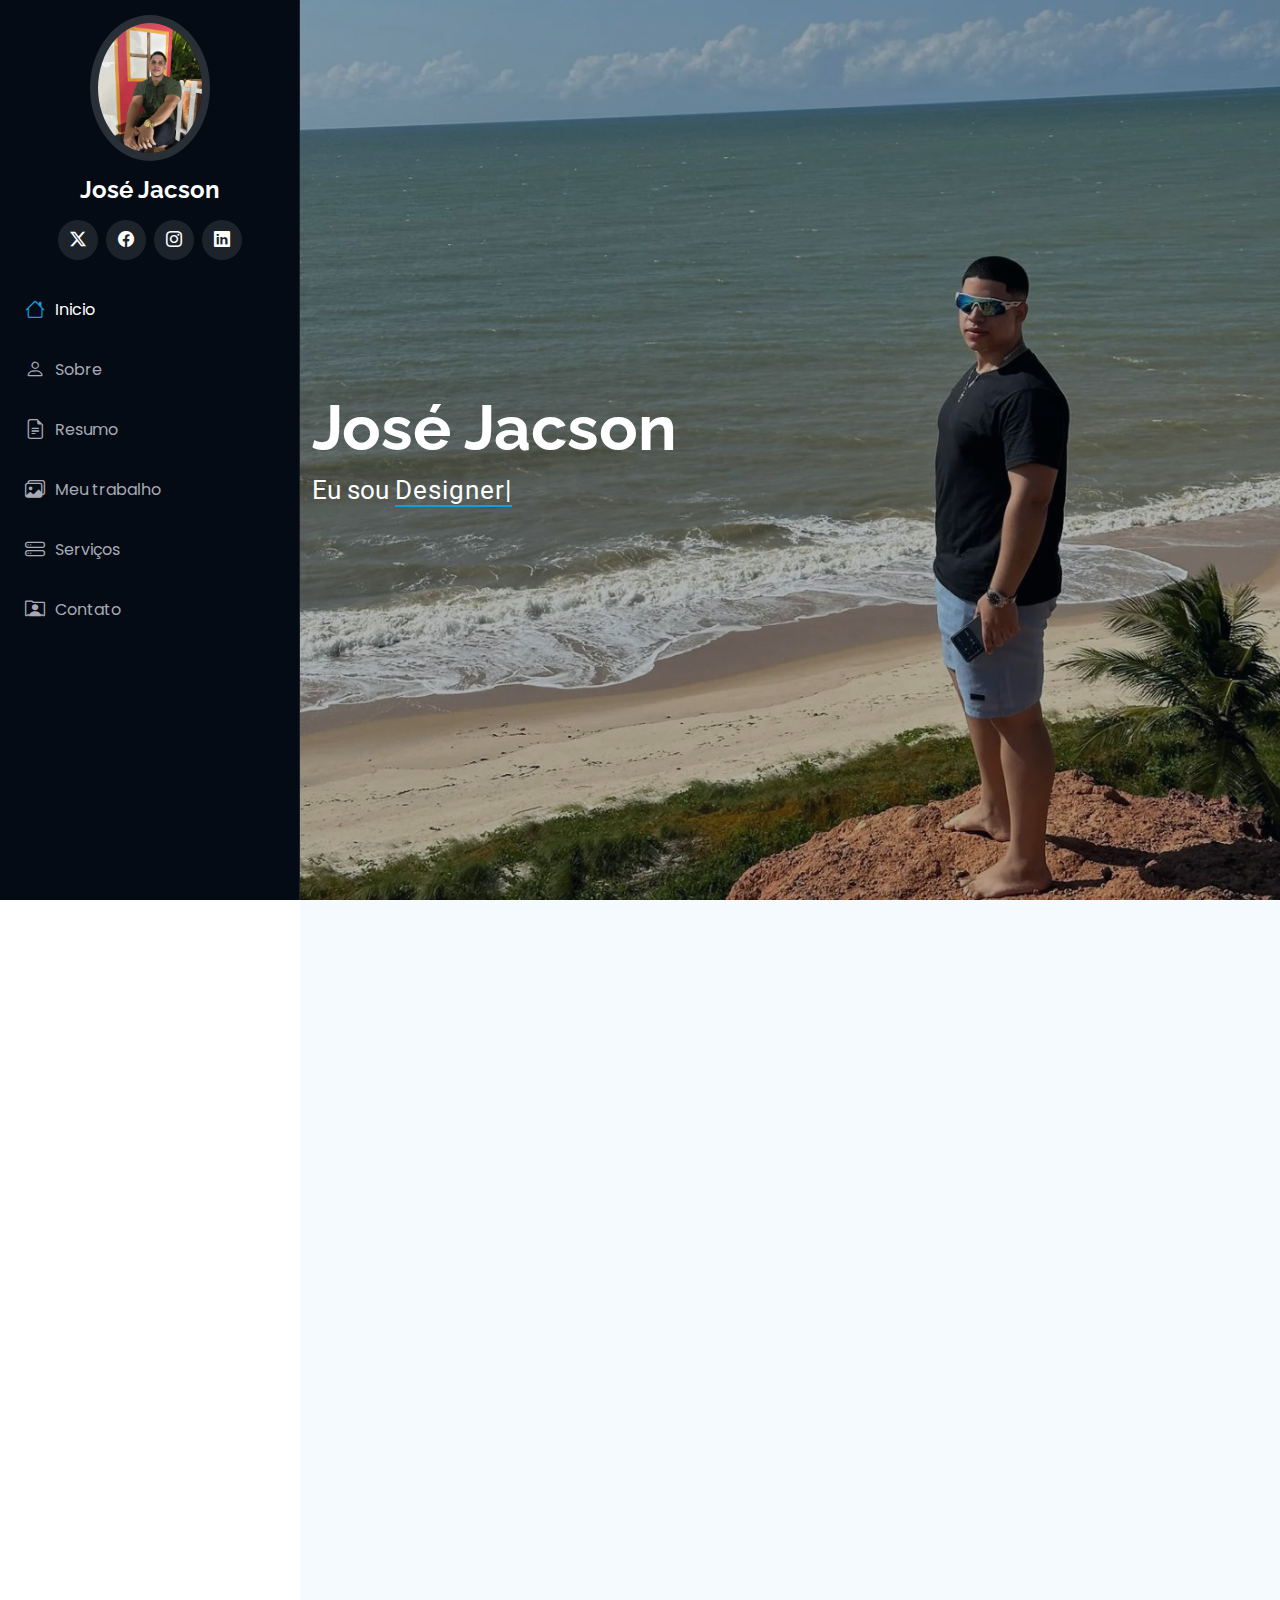
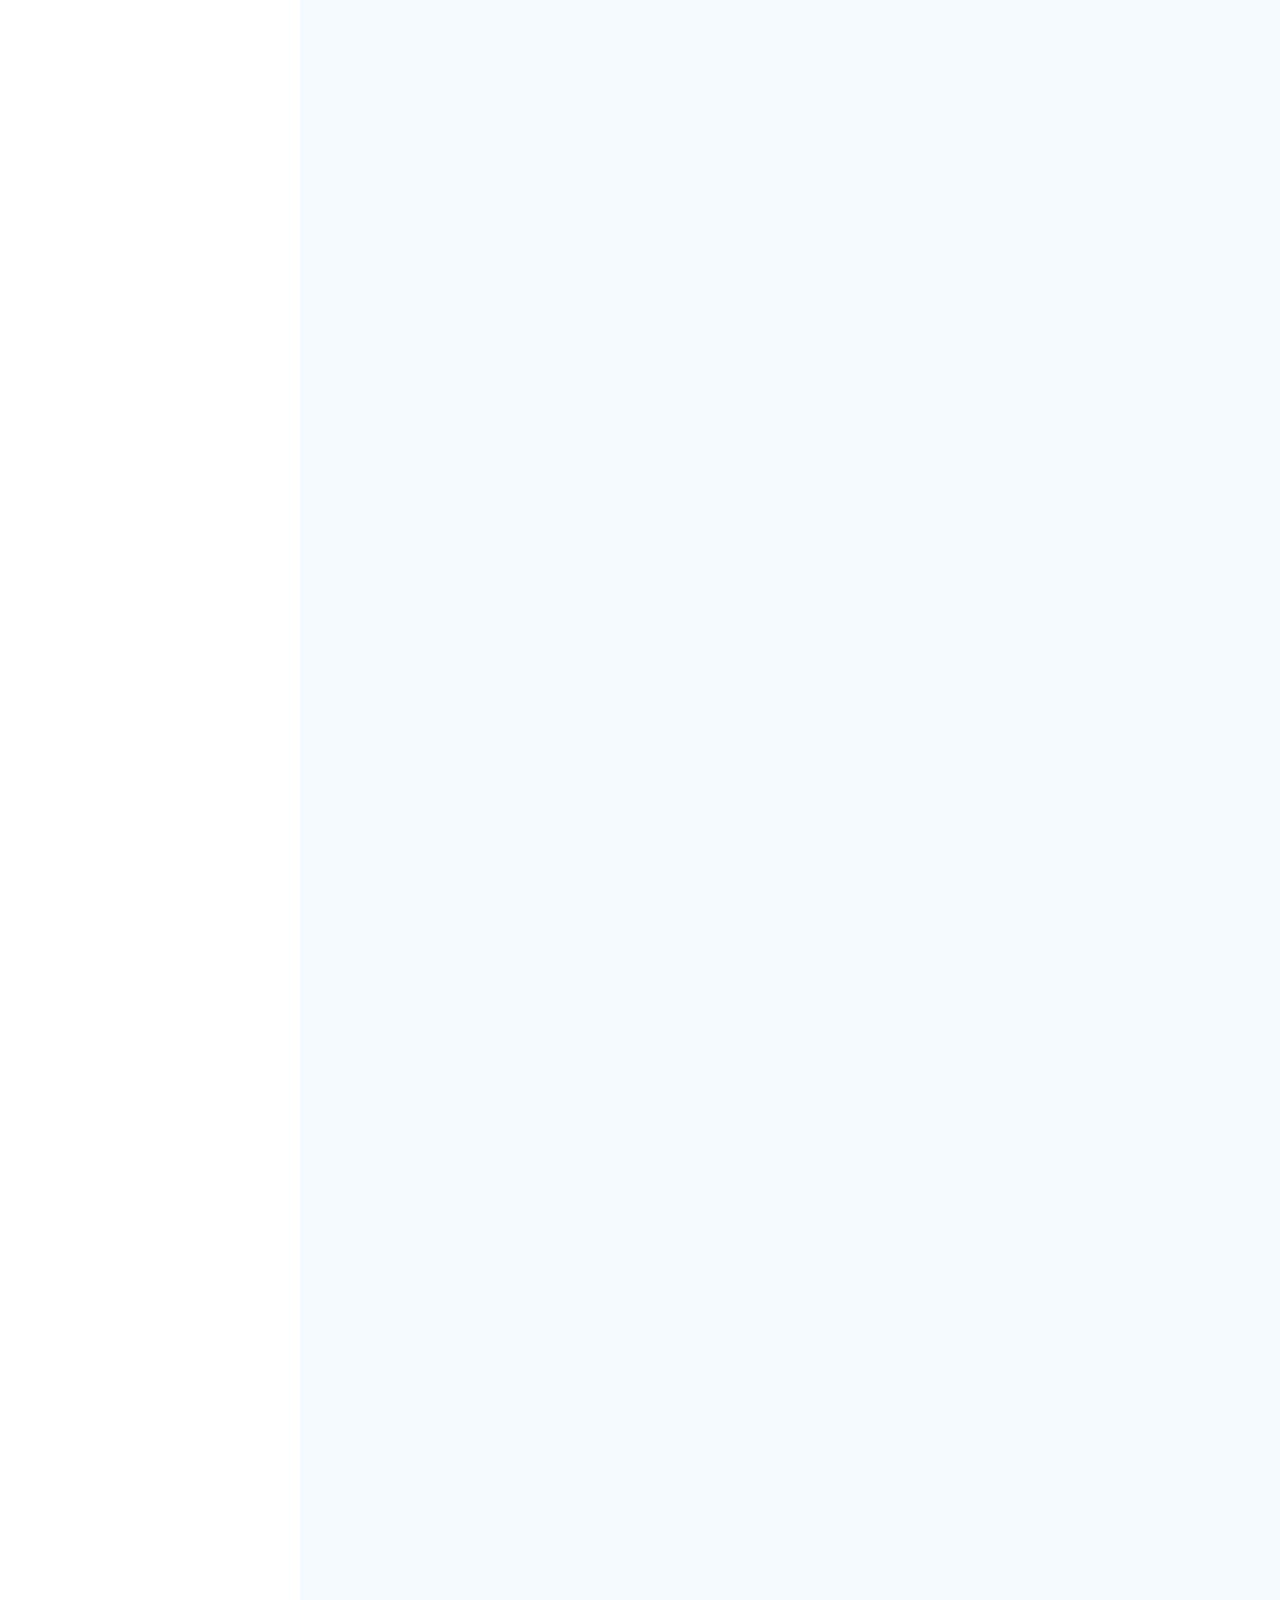
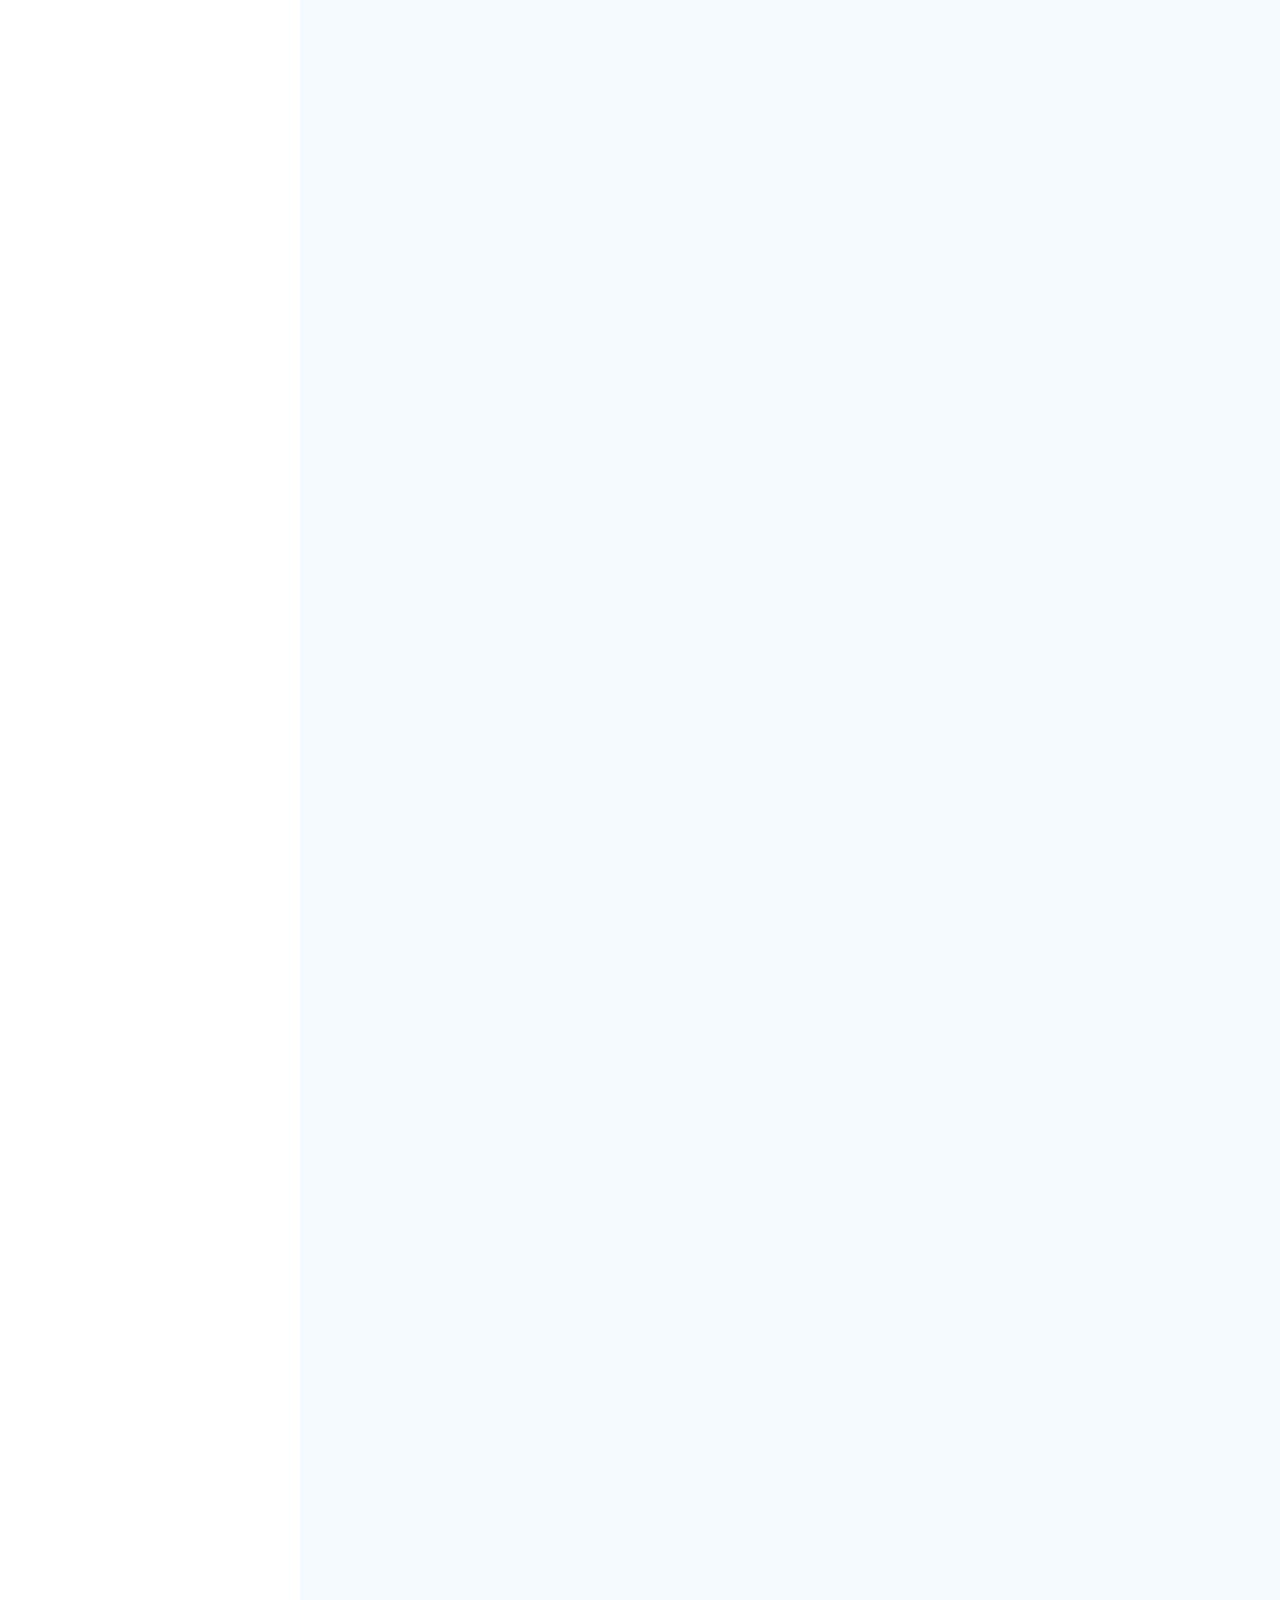
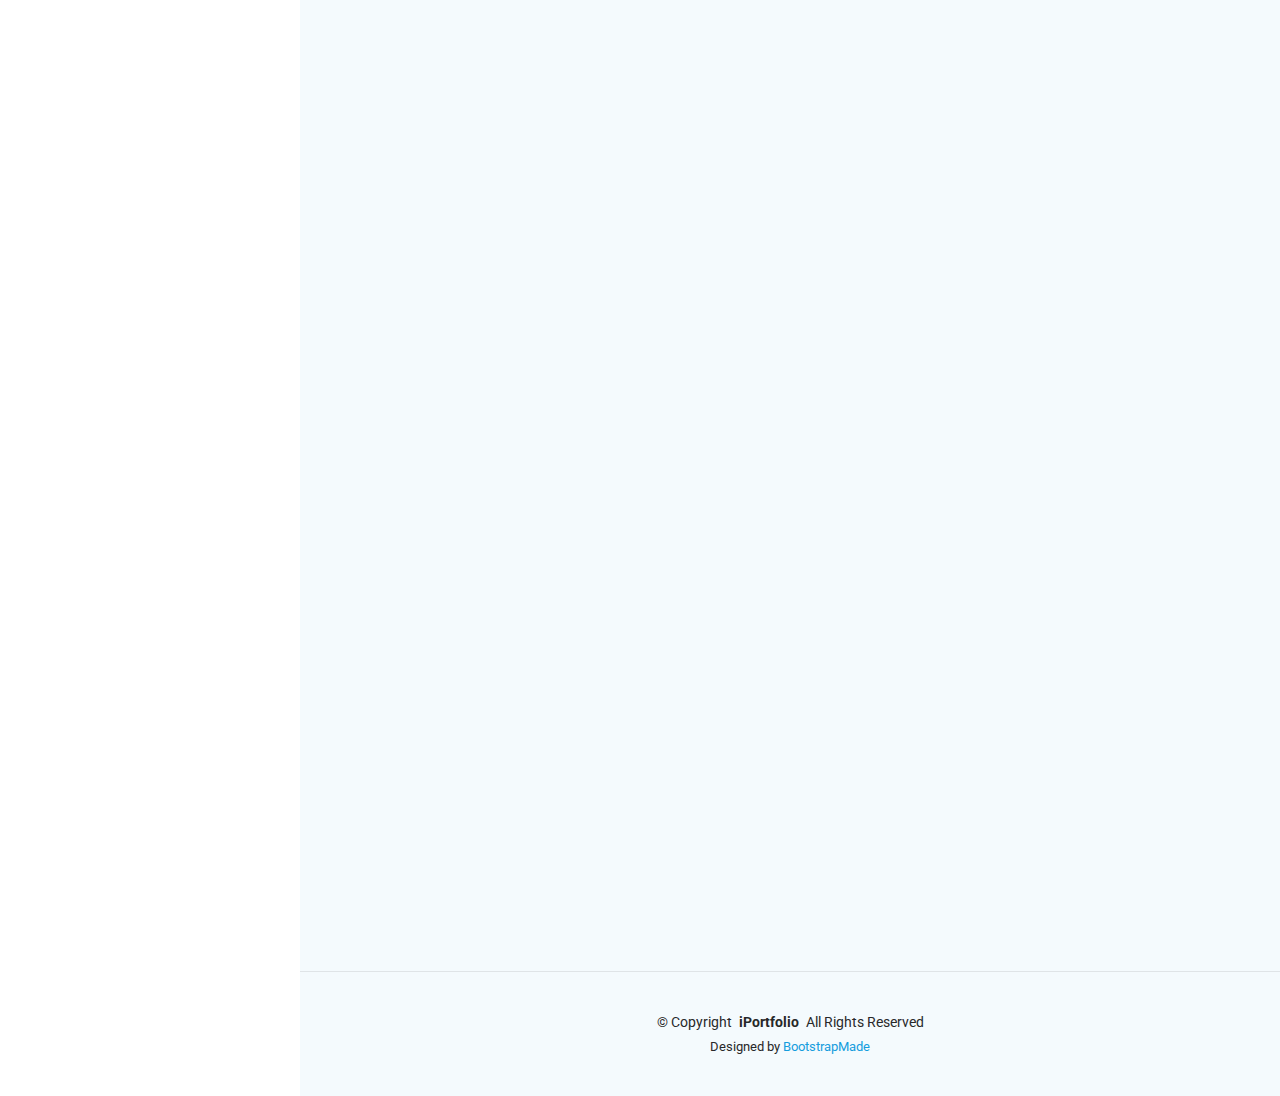
<file: index.html>
<!DOCTYPE html>
<html lang="en">

<head>
  <meta charset="utf-8">
  <meta content="width=device-width, initial-scale=1.0" name="viewport">
  <title>Cherza</title>
  <meta content="" name="description">
  <meta content="" name="keywords">

  <!-- Favicons -->
  <link href="assets/img/favicon-monkey.png" rel="icon">
  <link href="assets/img/apple-touch-icon.png" rel="apple-touch-icon">

  <!-- Fonts -->
  <link href="https://fonts.googleapis.com" rel="preconnect">
  <link href="https://fonts.gstatic.com" rel="preconnect" crossorigin>
  <link href="https://fonts.googleapis.com/css2?family=Roboto:ital,wght@0,100;0,300;0,400;0,500;0,700;0,900;1,100;1,300;1,400;1,500;1,700;1,900&family=Poppins:ital,wght@0,100;0,200;0,300;0,400;0,500;0,600;0,700;0,800;0,900;1,100;1,200;1,300;1,400;1,500;1,600;1,700;1,800;1,900&family=Raleway:ital,wght@0,100;0,200;0,300;0,400;0,500;0,600;0,700;0,800;0,900;1,100;1,200;1,300;1,400;1,500;1,600;1,700;1,800;1,900&display=swap" rel="stylesheet">

  <!-- Vendor CSS Files -->
  <link href="assets/vendor/bootstrap/css/bootstrap.min.css" rel="stylesheet">
  <link href="assets/vendor/bootstrap-icons/bootstrap-icons.css" rel="stylesheet">
  <link href="assets/vendor/aos/aos.css" rel="stylesheet">
  <link href="assets/vendor/glightbox/css/glightbox.min.css" rel="stylesheet">
  <link href="assets/vendor/swiper/swiper-bundle.min.css" rel="stylesheet">

  <!-- Main CSS File -->
  <link href="assets/css/main.css" rel="stylesheet">

  <!-- =======================================================
  * Template Name: iPortfolio
  * Template URL: https://bootstrapmade.com/iportfolio-bootstrap-portfolio-websites-template/
  * Updated: Jun 29 2024 with Bootstrap v5.3.3
  * Author: BootstrapMade.com
  * License: https://bootstrapmade.com/license/
  ======================================================== -->
</head>

<body class="index-page">

  <header id="header" class="header dark-background d-flex flex-column">
    <i class="header-toggle d-xl-none bi bi-list"></i>

    <div class="profile-img">
      <img src="assets/img/my-profile-img.jpg" alt="" class="img-fluid rounded-circle">
    </div>

    <a href="index.html" class="logo d-flex align-items-center justify-content-center">
      <!-- Uncomment the line below if you also wish to use an image logo -->
      <!-- <img src="assets/img/logo.png" alt=""> -->
      <h1 class="sitename">José Jacson</h1>
    </a>

    <div class="social-links text-center">
      <a href="https://x.com/saidebaixopfv" class="twitter"><i class="bi bi-twitter-x"></i></a>
      <a href="https://www.facebook.com/jose.jacson.56/?locale=pt_BR" class="facebook"><i class="bi bi-facebook"></i></a>
      <a href="https://www.instagram.com/josejacson.jj/" class="instagram"><i class="bi bi-instagram"></i></a>
      <a href="https://www.linkedin.com/in/josé-jacson-0b543a212/" class="linkedin"><i class="bi bi-linkedin"></i></a>
    </div>

    <nav id="navmenu" class="navmenu">
      <ul>
        <li><a href="#hero" class="active"><i class="bi bi-house navicon"></i>Inicio</a></li>
        <li><a href="#Sobre"><i class="bi bi-person navicon"></i> Sobre</a></li>
        <li><a href="#resume"><i class="bi bi-file-earmark-text navicon"></i> Resumo</a></li>
        <li><a href="#portfolio"><i class="bi bi-images navicon"></i>Meu trabalho</a></li>
        <li><a href="#services"><i class="bi bi-hdd-stack navicon"></i> Serviços</a></li>
        <li><a href="#contact"><i class="bi bi-person-rolodex navicon"></i>Contato</a></li>

  </header>

  <main class="main">

    <!-- Hero Section -->
    <section id="hero" class="hero section dark-background">

      <img src="assets/img/hero-bg.jpg" alt="" data-aos="fade-in" class="">

      <div class="container" data-aos="fade-up" data-aos-delay="100">
        <h2>José Jacson</h2>
        <p>Eu sou <span class="typed" data-typed-items="Designer, Desenvolvedor, Freelancer,">Designer</span><span class="typed-cursor typed-cursor--blink" aria-hidden="true"></span><span class="typed-cursor typed-cursor--blink" aria-hidden="true"></span></p>
      </div>

    </section><!-- /Hero Section -->

    <!-- Sobre Section -->
    <section id="Sobre" class="Sobre section light-background">

      <!-- Section Title -->
      <div class="container section-title" data-aos="fade-up">
        <h2>Sobre Mim</h2>
        <p>Olá! Meu nome é José Jacson, tenho 22 anos e sou estudante de Análise e Desenvolvimento de Sistemas (ADS). Desde cedo, desenvolvi uma paixão pela tecnologia e pela resolução de problemas, o que me levou a seguir carreira na área de TI.

          Atualmente, estou trabalhando em projetos de desenvolvimento web e aprimorando minhas habilidades em design e programação. Já criei um site profissional para divulgar meu trabalho com caminhão munck, onde integrei meus conhecimentos técnicos com a experiência prática do dia a dia.
          
          Meu objetivo é continuar evoluindo como desenvolvedor, explorando novas tecnologias e criando soluções que façam a diferença. Se você quiser saber mais sobre meus projetos ou trocar ideias, sinta-se à vontade para entrar em contato!
          
          </p>
      </div><!-- End Section Title -->

      <div class="container" data-aos="fade-up" data-aos-delay="100">

        <div class="row gy-4 justify-content-center">
          <div class="col-lg-4">
            <img src="assets/img/my-profile-img.jpg" class="img-fluid" alt="">
          </div>
          <div class="col-lg-8 content">
            <h2>UI/UX Designer &amp; Web Developer.</h2>
            <br>
            <div class="row">
              <div class="col-lg-6">
                <ul>
                  <li><i class="bi bi-chevron-right"></i> <strong>Aniversário:</strong> <span>8 Fevereiro</span></li>
                  <li><i class="bi bi-chevron-right"></i> <strong>Website:</strong><a href="https://cherza.github.io/Munck/"><span> Munck</span></a> / <a href="https://cherza.github.io/GUSTAFF-RELOJOARIA/relogios.html"><span>Relogios</span></li></a>
                  <li><i class="bi bi-chevron-right"></i> <strong>Celular:</strong> <span>+55 81993712909</span></li>
                  <li><i class="bi bi-chevron-right"></i> <strong>Cidade:</strong> <span>Igarassu, PE</span></li>
                </ul>
              </div>
              <div class="col-lg-6">
                <ul>
                  <li><i class="bi bi-chevron-right"></i> <strong>Idade:</strong> <span>22</span></li>
                  <li><i class="bi bi-chevron-right"></i> <strong>Grau:</strong> <span>Iniciante</span></li>
                  <li><i class="bi bi-chevron-right"></i> <strong>Email:</strong> <span>contatojacson@outlook.com</span></li>
                  <li><i class="bi bi-chevron-right"></i> <strong>Freelance:</strong> <span>Available</span></li>
                </ul>
              </div>
            </div>
            <p class="py-3">
              Sou um programador iniciante, atualmente trabalhando como freelancer. Estou em busca de oportunidades para praticar e aprimorar minhas habilidades em desenvolvimento web. Se você precisa de ajuda com pequenos projetos ou tarefas, estou à disposição para colaborar e aprender junto com você. Aceito trabalhos que me desafiem e me permitam crescer como profissional. Vamos trabalhar juntos?
            </p>
          </div>
        </div>

      </div>

    <!-- Resume Section -->
    <section id="resume" class="resume section light-background">

      <!-- Section Title -->
      <div class="container section-title" data-aos="fade-up">
        <h2>Resumo</h2>
        <p>Resumo de habilidades e experiências</p>
      </div><!-- End Section Title -->

      <div class="container">

        <div class="row">

          <div class="col-lg-6" data-aos="fade-up" data-aos-delay="100">
            <h3 class="resume-title">Resumo</h3>

            <div class="resume-item pb-0">
              <h4>José Jacson</h4>
              <p><em>Tenho 3 anos de experiência trabalhando com caminhão munck, 1 ano de experiência como mecânico na empresa M. Dias Branco. Além disso, desenvolvi um projeto de construção de um site para promover meu trabalho com caminhão munck. Estou sempre buscando novas oportunidades para aplicar e expandir minhas habilidades.

              </em></p>
              <ul>
                <li>Igarassu, PE</li>
                <li>+55 81993712909</li>
                <li>contatojacson@outlook.com</li>
              </ul>
            </div><!-- Edn Resume Item -->

            <h3 class="resume-title">Educação</h3>
            <div class="resume-item">
              <h4>Análise e Desenvolvimento de Sistemas</h4>
              <h5>2024 - 2026</h5>
              <p><em>Faculdade Descomplica</em></p>
            </div><!-- Edn Resume Item -->

            <div class="resume-item">
              <h4>Técnico em Mecânica Industrial</h4>
              <h5>2022 - 2024</h5>
              <p><em>Escola Técnica Pernambucana</em></p>
            </div><!-- Edn Resume Item -->

            <div class="resume-item">
              <h4>Inglês</h4>
              <h5>2022 - Present</h5>
              <p><em>Duolingo</em></p>

            </div>

          </div>

          <div class="col-lg-6" data-aos="fade-up" data-aos-delay="200">
            <h3 class="resume-title">Experiência Profissional</h3>
            <div class="resume-item">
              <h4>Operador de caminhão munck</h4>
              <h5>2021 - Present</h5>
              <p><em>Igarassu, PE</em></p>
              <ul>
                <li>Operação e manuseio seguro de caminhão munck para execução de tarefas específicas, como levantamento e transporte de cargas pesadas.</li>
                <li>Inspeção pré-operacional do caminhão munck para identificar e corrigir problemas antes do início das atividades. </li>
                <li>Cumprimento rigoroso de normas de segurança e regulamentos de transporte para prevenir acidentes e garantir a integridade dos materiais transportados.</li>
                <li>Realização de manutenções preventivas e corretivas no equipamento para garantir seu pleno funcionamento e segurança.</li>
              </ul>
            </div><!-- Edn Resume Item -->

            <div class="resume-item">
              <h4>Estagiário em Mecânica Industrial</h4>
              <h5>2023 - 2024</h5>
              <p><em>Jaboatão dos Guararapes, PE</em></p>
              <ul>
                <li>Auxílio na manutenção preventiva e corretiva de máquinas e equipamentos industriais, garantindo sua eficiência e segurança operacional.</li>
                <li>Realização de diagnósticos e reparos em sistemas mecânicos e hidráulicos, sob a supervisão de técnicos e engenheiros.</li>
                <li>Apoio na instalação e ajuste de novos equipamentos, seguindo procedimentos técnicos e padrões de qualidade.</li>
                <li>Colaboração com a equipe de engenharia para a implementação de projetos de melhoria contínua e otimização de processos.</li>
                <li>Manutenção e organização de registros de manutenção, garantindo a conformidade com as normas e regulamentos da empresa.</li>
                <li>Utilização de ferramentas e equipamentos de medição para garantir a precisão dos ajustes e reparos realizados.</li>
              </ul>
            </div><!-- Edn Resume Item -->

          </div>

        </div>

      </div>

    </section><!-- /Resume Section -->

    <!-- Portfolio Section -->
    <section id="portfolio" class="portfolio section light-background">

      <!-- Section Title -->
      <div class="container section-title" data-aos="fade-up">
        <h2>Meu trabalho</h2>
        <p>Com mais de 30 anos de experiência, somos especialistas em transporte de cargas com caminhão munck. Oferecemos soluções personalizadas para suas necessidades.</p>
      </div><!-- End Section Title -->

      <div class="container">

        <div class="isotope-layout" data-default-filter="*" data-layout="masonry" data-sort="original-order">

          <div class="row gy-4 isotope-container" data-aos="fade-up" data-aos-delay="200">

            <div class="col-lg-4 col-md-6 portfolio-item isotope-item filter-app">
              <div class="portfolio-content h-100">
                <img src="assets/img/portfolio/app-1.jpg" class="img-fluid" alt="">
                <div class="portfolio-info">
                  <a href="assets/img/portfolio/app-1.jpg" title="Organização de Cargas" data-gallery="portfolio-gallery-app" class="glightbox preview-link"><i class="bi bi-zoom-in"></i></a>
                  <a href="portfolio-details.html" title="More Details" class="details-link"><i class="bi bi-link-45deg"></i></a>
                </div>
              </div>
            </div><!-- End Portfolio Item -->


            <div class="col-lg-4 col-md-6 portfolio-item isotope-item filter-app">
              <div class="portfolio-content h-100">
                <img src="assets/img/portfolio/app-2.jpg" class="img-fluid" alt="">
                <div class="portfolio-info">
                  <a href="assets/img/portfolio/app-2.jpg" title="Movimentação de Máquina Industrial" data-gallery="portfolio-gallery-app" class="glightbox preview-link"><i class="bi bi-zoom-in"></i></a>
                  <a href="portfolio-details.html" title="More Details" class="details-link"><i class="bi bi-link-45deg"></i></a>
                </div>
              </div>
            </div><!-- End Portfolio Item -->

            <div class="col-lg-4 col-md-6 portfolio-item isotope-item filter-books">
              <div class="portfolio-content h-100">
                <img src="assets/img/portfolio/books-2.jpg" class="img-fluid" alt="">
                <div class="portfolio-info">
                  <a href="assets/img/portfolio/books-2.jpg" title="Instalação de Postes" data-gallery="portfolio-gallery-book" class="glightbox preview-link"><i class="bi bi-zoom-in"></i></a>
                  <a href="portfolio-details.html" title="More Details" class="details-link"><i class="bi bi-link-45deg"></i></a>
                </div>
              </div>
            </div><!-- End Portfolio Item -->

          </div><!-- End Portfolio Container -->

        </div>

      </div>

    </section><!-- /Portfolio Section -->

    <!-- Services Section -->
    <section id="services" class="services section light-background">

      <!-- Section Title -->
      <div class="container section-title" data-aos="fade-up">
        <h2>Serviços</h2>
      </div><!-- End Section Title -->

      <div class="container">

        <div class="row gy-4">

          <div class="col-lg-4 col-md-6 service-item d-flex" data-aos="fade-up" data-aos-delay="100">
            <div class="icon flex-shrink-0"><i class="bi bi-truck"></i></div>
            <div>
              <h4 class="title"><a href="service-details.html" class="stretched-link">Instalação de Postes</a></h4>
              <p class="description">Instalação de postes com segurança e eficiência: o caminhão munck permite o transporte e a elevação precisa dos postes, garantindo uma instalação rápida e segura, essencial para projetos de infraestrutura elétrica e de telecomunicações</p>
            </div>
          </div>
          <!-- End Service Item -->

          <div class="col-lg-4 col-md-6 service-item d-flex" data-aos="fade-up" data-aos-delay="200">
            <div class="icon flex-shrink-0"><i class="bi bi-truck"></i></div>
            <div>
              <h4 class="title"><a href="service-details.html" class="stretched-link">Instalação de Piscinas</a></h4>
              <p class="description">Facilidade e precisão na instalação de piscinas: o caminhão munck oferece a capacidade de transportar e posicionar a piscina de forma precisa, mesmo em terrenos de difícil acesso. Isso garante uma instalação segura e rápida, minimizando o risco de danos à estrutura e otimizando o tempo do projeto.</p>
            </div>
          </div><!-- End Service Item -->

          <div class="col-lg-4 col-md-6 service-item d-flex" data-aos="fade-up" data-aos-delay="300">
            <div class="icon flex-shrink-0"><i class="bi bi-truck"></i></div>
            <div>
              <h4 class="title"><a href="service-details.html" class="stretched-link">Transporte de Cargas e Equipamentos</a></h4>
              <p class="description">Transporte e instalação segura de máquinas industriais: o caminhão munck é essencial para o manuseio de equipamentos pesados, permitindo a elevação e o posicionamento preciso das máquinas. Isso garante a integridade dos equipamentos durante o transporte e a instalação, reduzindo o risco de acidentes e danos, e assegurando que as operações industriais comecem sem atrasos.</p>
            </div>
          </div><!-- End Service Item -->

          <div class="col-lg-4 col-md-6 service-item d-flex" data-aos="fade-up" data-aos-delay="500">
            <div class="icon flex-shrink-0"><i class="bi bi-truck"></i></div>
            <div>
              <h4 class="title"><a href="service-details.html" class="stretched-link">Instalação e Remoção de Carroceria</a></h4>
              <p class="description">Montagem e desmontagem de carrocerias com precisão e eficiência: o caminhão munck é essencial para manusear carrocerias de veículos pesados, permitindo a montagem e desmontagem segura e rápida. Com sua capacidade de elevação e posicionamento preciso, ele reduz o tempo de trabalho e evita danos aos componentes, garantindo que o serviço seja realizado com a máxima qualidade e segurança.</p>
            </div>
          </div><!-- End Service Item -->

          <div class="col-lg-4 col-md-6 service-item d-flex" data-aos="fade-up" data-aos-delay="600">
            <div class="icon flex-shrink-0"><i class="bi bi-truck"></i></div>
            <div>
              <h4 class="title"><a href="service-details.html" class="stretched-link">Movimentação de Máquina Industrial</a></h4>
              <p class="description">Movimentação segura e eficaz de máquinas pesadas: o caminhão munck é fundamental para o transporte e posicionamento de equipamentos industriais de grande porte. Com sua capacidade de levantar e mover cargas pesadas com precisão, ele minimiza os riscos de acidentes e danos, garantindo que as máquinas sejam posicionadas corretamente e prontas para operar, economizando tempo e custos no processo.</p>
            </div>
          </div><!-- End Service Item -->

          <div class="col-lg-4 col-md-6 service-item d-flex" data-aos="fade-up" data-aos-delay="600">
            <div class="icon flex-shrink-0"><i class="bi bi-truck"></i></div>
            <div>
              <h4 class="title"><a href="service-details.html" class="stretched-link">Organização de Carga</a></h4>
              <p class="description">Organização e segurança no transporte de cargas: o caminhão munck facilita a movimentação e a organização de cargas pesadas, permitindo o carregamento e descarregamento eficiente. Com a capacidade de levantar e posicionar materiais volumosos com precisão, ele minimiza o risco de danos e acidentes, garantindo que a carga chegue ao destino de forma segura e dentro do prazo.</p>
            </div>
          </div><!-- End Service Item -->
  
          </div>
        </div>

      </div>

    </section><!-- /Services Section -->

    <!-- Contact Section -->
    <section id="contact" class="contact section light-background">

      <!-- Section Title -->
      <div class="container section-title" data-aos="fade-up">
        <h2>Contato</h2>
      </div><!-- End Section Title -->

      <div class="container" data-aos="fade-up" data-aos-delay="100">

        <div class="row gy-4">

          <div class="col-lg-5">

            <div class="info-wrap">
              <div class="info-item d-flex" data-aos="fade-up" data-aos-delay="200">
                <i class="bi bi-geo-alt flex-shrink-0"></i>
                <div>
                  <h3>Endereço</h3>
                  <p>Igarassu, PE</p>
                </div>
              </div><!-- End Info Item -->

              <div class="info-item d-flex" data-aos="fade-up" data-aos-delay="300">
                <i class="bi bi-telephone flex-shrink-0"></i>
                <div>
                  <h3>Me ligue</h3>
                    <p>+55 81993712909</p>
                </div>
              </div><!-- End Info Item -->

              <div class="info-item d-flex" data-aos="fade-up" data-aos-delay="400">
                <i class="bi bi-envelope flex-shrink-0"></i>
                <div>
                  <h3>Email</h3>
                  <p>contatojacson@outlook.com</p>
                </div>
              </div><!-- End Info Item -->

              <iframe
                src="https://www.google.com/maps/embed?pb=!1m18!1m12!1m3!1d3978.505551934003!2d-34.9081741!3d-7.8605909!2m3!1f0!2f0!3f0!3m2!1i1024!2i768!4f13.1!3m3!1m2!1s0x7ab6b133c9c5e35%3A0xc3fb84d583e15c5e!2sMusashi%20do%20Brasil%20Ltda.!5e0!3m2!1spt-BR!2sbr!4v1637118446571!5m2!1spt-BR!2sbr"
                  width="600"
                  height="450"
                  style="border:0;"
                  allowfullscreen=""
                  loading="lazy">
              </iframe>

            </div>
          </div>

          <div class="col-lg-7">
            <form action="forms/contact.php" method="post" class="php-email-form" data-aos="fade-up" data-aos-delay="200">
              <div class="row gy-4">

                <div class="col-md-6">
                  <label for="name-field" class="pb-2">Seu nome</label>
                  <input type="text" name="name" id="name-field" class="form-control" required="">
                </div>

                <div class="col-md-6">
                  <label for="email-field" class="pb-2">Seu Email</label>
                  <input type="email" class="form-control" name="email" id="email-field" required="">
                </div>

                <div class="col-md-12">
                  <label for="subject-field" class="pb-2">Assunto</label>
                  <input type="text" class="form-control" name="subject" id="subject-field" required="">
                </div>

                <div class="col-md-12">
                  <label for="message-field" class="pb-2">Mensagem</label>
                  <textarea class="form-control" name="message" rows="10" id="message-field" required=""></textarea>
                </div>

                <div class="col-md-12 text-center">
                  <div class="loading">Carregando</div>
                  <div class="error-message"></div>
                  <div class="sent-message">Sua mensagem foi enviada. Obrigado</div>

                  <button type="submit">Enviar mensagem</button>
                </div>

              </div>
            </form>
          </div><!-- End Contact Form -->

        </div>

      </div>

    </section><!-- /Contact Section -->

  </main>

  <footer id="footer" class="footer position-relative light-background">

    <div class="container">
      <div class="copyright text-center ">
        <p>© <span>Copyright</span> <strong class="px-1 sitename">iPortfolio</strong> <span>All Rights Reserved</span></p>
      </div>
      <div class="credits">
        <!-- All the links in the footer should remain intact. -->
        <!-- You can delete the links only if you've purchased the pro version. -->
        <!-- Licensing information: https://bootstrapmade.com/license/ -->
        <!-- Purchase the pro version with working PHP/AJAX contact form: [buy-url] -->
        Designed by <a href="https://bootstrapmade.com/">BootstrapMade</a>
      </div>
    </div>

  </footer>

  <!-- Scroll Top -->
  <a href="#" id="scroll-top" class="scroll-top d-flex align-items-center justify-content-center"><i class="bi bi-arrow-up-short"></i></a>

  <!-- Preloader -->
  <div id="preloader"></div>

  <!-- Vendor JS Files -->
  <script src="assets/vendor/bootstrap/js/bootstrap.bundle.min.js"></script>
  <script src="assets/vendor/php-email-form/validate.js"></script>
  <script src="assets/vendor/aos/aos.js"></script>
  <script src="assets/vendor/typed.js/typed.umd.js"></script>
  <script src="assets/vendor/purecounter/purecounter_vanilla.js"></script>
  <script src="assets/vendor/waypoints/noframework.waypoints.js"></script>
  <script src="assets/vendor/glightbox/js/glightbox.min.js"></script>
  <script src="assets/vendor/imagesloaded/imagesloaded.pkgd.min.js"></script>
  <script src="assets/vendor/isotope-layout/isotope.pkgd.min.js"></script>
  <script src="assets/vendor/swiper/swiper-bundle.min.js"></script>

  <!-- Main JS File -->
  <script src="assets/js/main.js"></script>

</body>

</html>
</file>
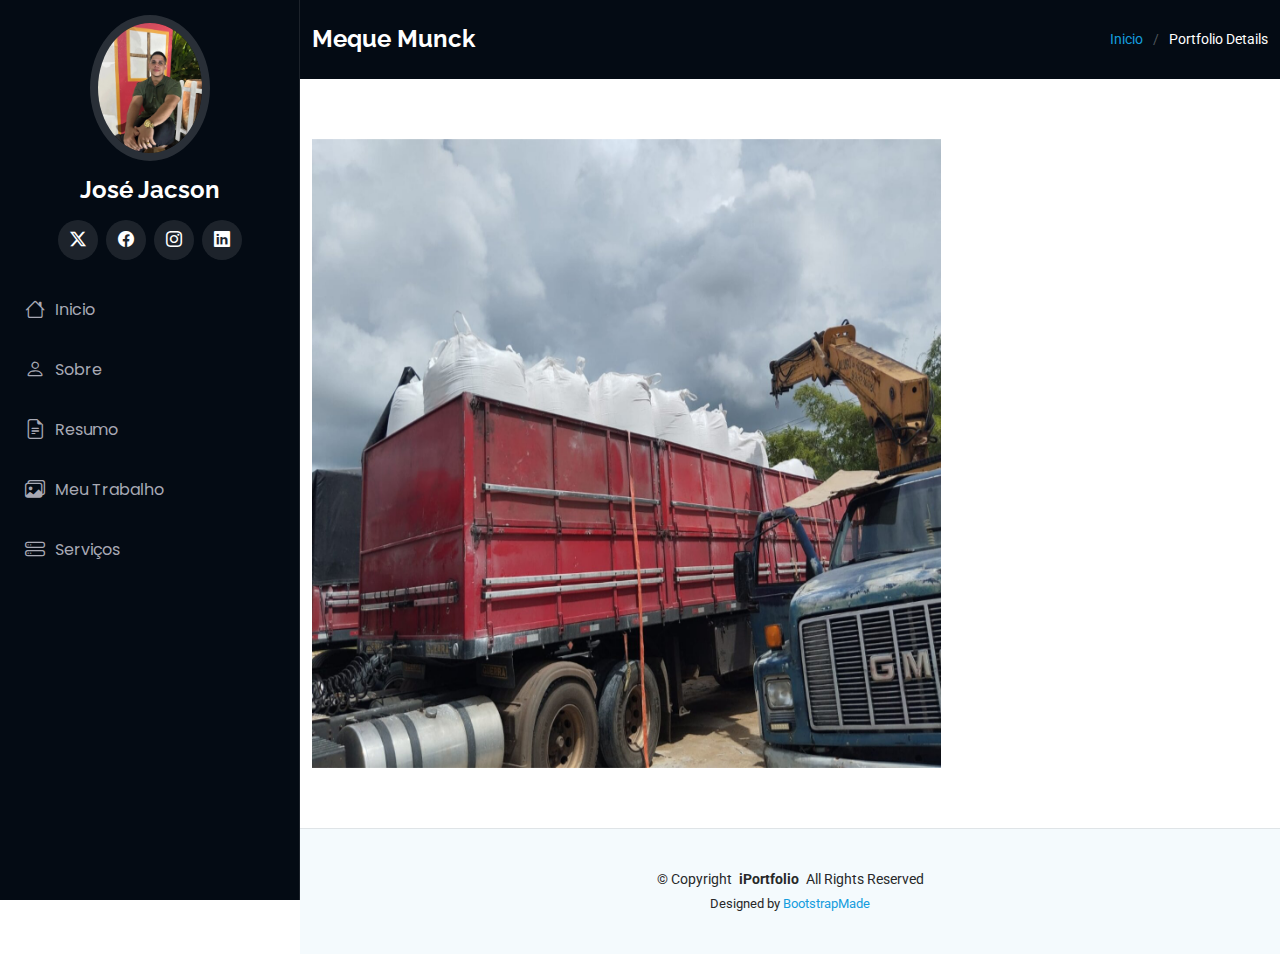
<file: portfolio-details.html>
<!DOCTYPE html>
<html lang="en">

<head>
  <meta charset="utf-8">
  <meta content="width=device-width, initial-scale=1.0" name="viewport">
  <title>Portfolio Details - iPortfolio Bootstrap Template</title>
  <meta content="" name="description">
  <meta content="" name="keywords">

  <!-- Favicons -->
  <link href="assets/img/favicon.png" rel="icon">
  <link href="assets/img/apple-touch-icon.png" rel="apple-touch-icon">

  <!-- Fonts -->
  <link href="https://fonts.googleapis.com" rel="preconnect">
  <link href="https://fonts.gstatic.com" rel="preconnect" crossorigin>
  <link href="https://fonts.googleapis.com/css2?family=Roboto:ital,wght@0,100;0,300;0,400;0,500;0,700;0,900;1,100;1,300;1,400;1,500;1,700;1,900&family=Poppins:ital,wght@0,100;0,200;0,300;0,400;0,500;0,600;0,700;0,800;0,900;1,100;1,200;1,300;1,400;1,500;1,600;1,700;1,800;1,900&family=Raleway:ital,wght@0,100;0,200;0,300;0,400;0,500;0,600;0,700;0,800;0,900;1,100;1,200;1,300;1,400;1,500;1,600;1,700;1,800;1,900&display=swap" rel="stylesheet">

  <!-- Vendor CSS Files -->
  <link href="assets/vendor/bootstrap/css/bootstrap.min.css" rel="stylesheet">
  <link href="assets/vendor/bootstrap-icons/bootstrap-icons.css" rel="stylesheet">
  <link href="assets/vendor/aos/aos.css" rel="stylesheet">
  <link href="assets/vendor/glightbox/css/glightbox.min.css" rel="stylesheet">
  <link href="assets/vendor/swiper/swiper-bundle.min.css" rel="stylesheet">

  <!-- Main CSS File -->
  <link href="assets/css/main.css" rel="stylesheet">

  <!-- =======================================================
  * Template Name: iPortfolio
  * Template URL: https://bootstrapmade.com/iportfolio-bootstrap-portfolio-websites-template/
  * Updated: Jun 29 2024 with Bootstrap v5.3.3
  * Author: BootstrapMade.com
  * License: https://bootstrapmade.com/license/
  ======================================================== -->
</head>

<body class="portfolio-details-page">

  <header id="header" class="header dark-background d-flex flex-column">
    <i class="header-toggle d-xl-none bi bi-list"></i>

    <div class="profile-img">
      <img src="assets/img/my-profile-img.jpg" alt="" class="img-fluid rounded-circle">
    </div>

    <a href="index.html" class="logo d-flex align-items-center justify-content-center">
      <!-- Uncomment the line below if you also wish to use an image logo -->
      <!-- <img src="assets/img/logo.png" alt=""> -->
      <h1 class="sitename">José Jacson</h1>
    </a>

    <div class="social-links text-center">
      <a href="https://x.com/saidebaixopfv" class="twitter"><i class="bi bi-twitter-x"></i></a>
      <a href="https://www.facebook.com/jose.jacson.56/?locale=pt_BR" class="facebook"><i class="bi bi-facebook"></i></a>
      <a href="https://www.instagram.com/josejacson.jj/" class="instagram"><i class="bi bi-instagram"></i></a>
      <a href="https://www.linkedin.com/in/josé-jacson-0b543a212/" class="linkedin"><i class="bi bi-linkedin"></i></a>
    </div>

    <nav id="navmenu" class="navmenu">
      <ul>
        <li><a href="#hero"><i class="bi bi-house navicon"></i>Inicio</a></li>
        <li><a href="#Sobre"><i class="bi bi-person navicon"></i>Sobre</a></li>
        <li><a href="#resume"><i class="bi bi-file-earmark-text navicon"></i> Resumo</a></li>
        <li><a href="#portfolio"><i class="bi bi-images navicon"></i>Meu Trabalho</a></li>
        <li><a href="#services"><i class="bi bi-hdd-stack navicon"></i> Serviços</a></li>
    </nav>

  </header>

  <main class="main">

    <!-- Page Title -->
    <div class="page-title dark-background">
      <div class="container d-lg-flex justify-content-between align-items-center">
        <h1 class="mb-2 mb-lg-0">Meque Munck</h1>
        <nav class="breadcrumbs">
          <ol>
            <li><a href="index.html">Inicio</a></li>
            <li class="current">Portfolio Details</li>
          </ol>
        </nav>
      </div>
    </div><!-- End Page Title -->

    <!-- Portfolio Details Section -->
    <section id="portfolio-details" class="portfolio-details section">

      <div class="container" data-aos="fade-up" data-aos-delay="100">

        <div class="row gy-4">

          <div class="col-lg-8">
            <div class="portfolio-details-slider swiper init-swiper">

              <script type="application/json" class="swiper-config">
                {
                  "loop": true,
                  "speed": 600,
                  "autoplay": {
                    "delay": 5000
                  },
                  "slidesPerView": "auto",
                  "pagination": {
                    "el": ".swiper-pagination",
                    "type": "bullets",
                    "clickable": true
                  }
                }
              </script>

              <div class="swiper-wrapper align-items-center">

                <div class="swiper-slide">
                  <img src="assets/img/portfolio/app-1.jpg" alt="">
                </div>

              </div>
              <div class="swiper-pagination"></div>
            </div>
          </div>

          <div class="col-lg-4">

            <div class="portfolio-description" data-aos="fade-up" data-aos-delay="300">
              
            </div>
          </div>

        </div>

      </div>

    </section><!-- /Portfolio Details Section -->

  </main>

  <footer id="footer" class="footer position-relative light-background">

    <div class="container">
      <div class="copyright text-center ">
        <p>© <span>Copyright</span> <strong class="px-1 sitename">iPortfolio</strong> <span>All Rights Reserved</span></p>
      </div>
      <div class="credits">
        <!-- All the links in the footer should remain intact. -->
        <!-- You can delete the links only if you've purchased the pro version. -->
        <!-- Licensing information: https://bootstrapmade.com/license/ -->
        <!-- Purchase the pro version with working PHP/AJAX contact form: [buy-url] -->
        Designed by <a href="https://bootstrapmade.com/">BootstrapMade</a>
      </div>
    </div>

  </footer>

  <!-- Scroll Top -->
  <a href="#" id="scroll-top" class="scroll-top d-flex align-items-center justify-content-center"><i class="bi bi-arrow-up-short"></i></a>

  <!-- Preloader -->
  <div id="preloader"></div>

  <!-- Vendor JS Files -->
  <script src="assets/vendor/bootstrap/js/bootstrap.bundle.min.js"></script>
  <script src="assets/vendor/php-email-form/validate.js"></script>
  <script src="assets/vendor/aos/aos.js"></script>
  <script src="assets/vendor/typed.js/typed.umd.js"></script>
  <script src="assets/vendor/purecounter/purecounter_vanilla.js"></script>
  <script src="assets/vendor/waypoints/noframework.waypoints.js"></script>
  <script src="assets/vendor/glightbox/js/glightbox.min.js"></script>
  <script src="assets/vendor/imagesloaded/imagesloaded.pkgd.min.js"></script>
  <script src="assets/vendor/isotope-layout/isotope.pkgd.min.js"></script>
  <script src="assets/vendor/swiper/swiper-bundle.min.js"></script>

  <!-- Main JS File -->
  <script src="assets/js/main.js"></script>

</body>

</html>
</file>
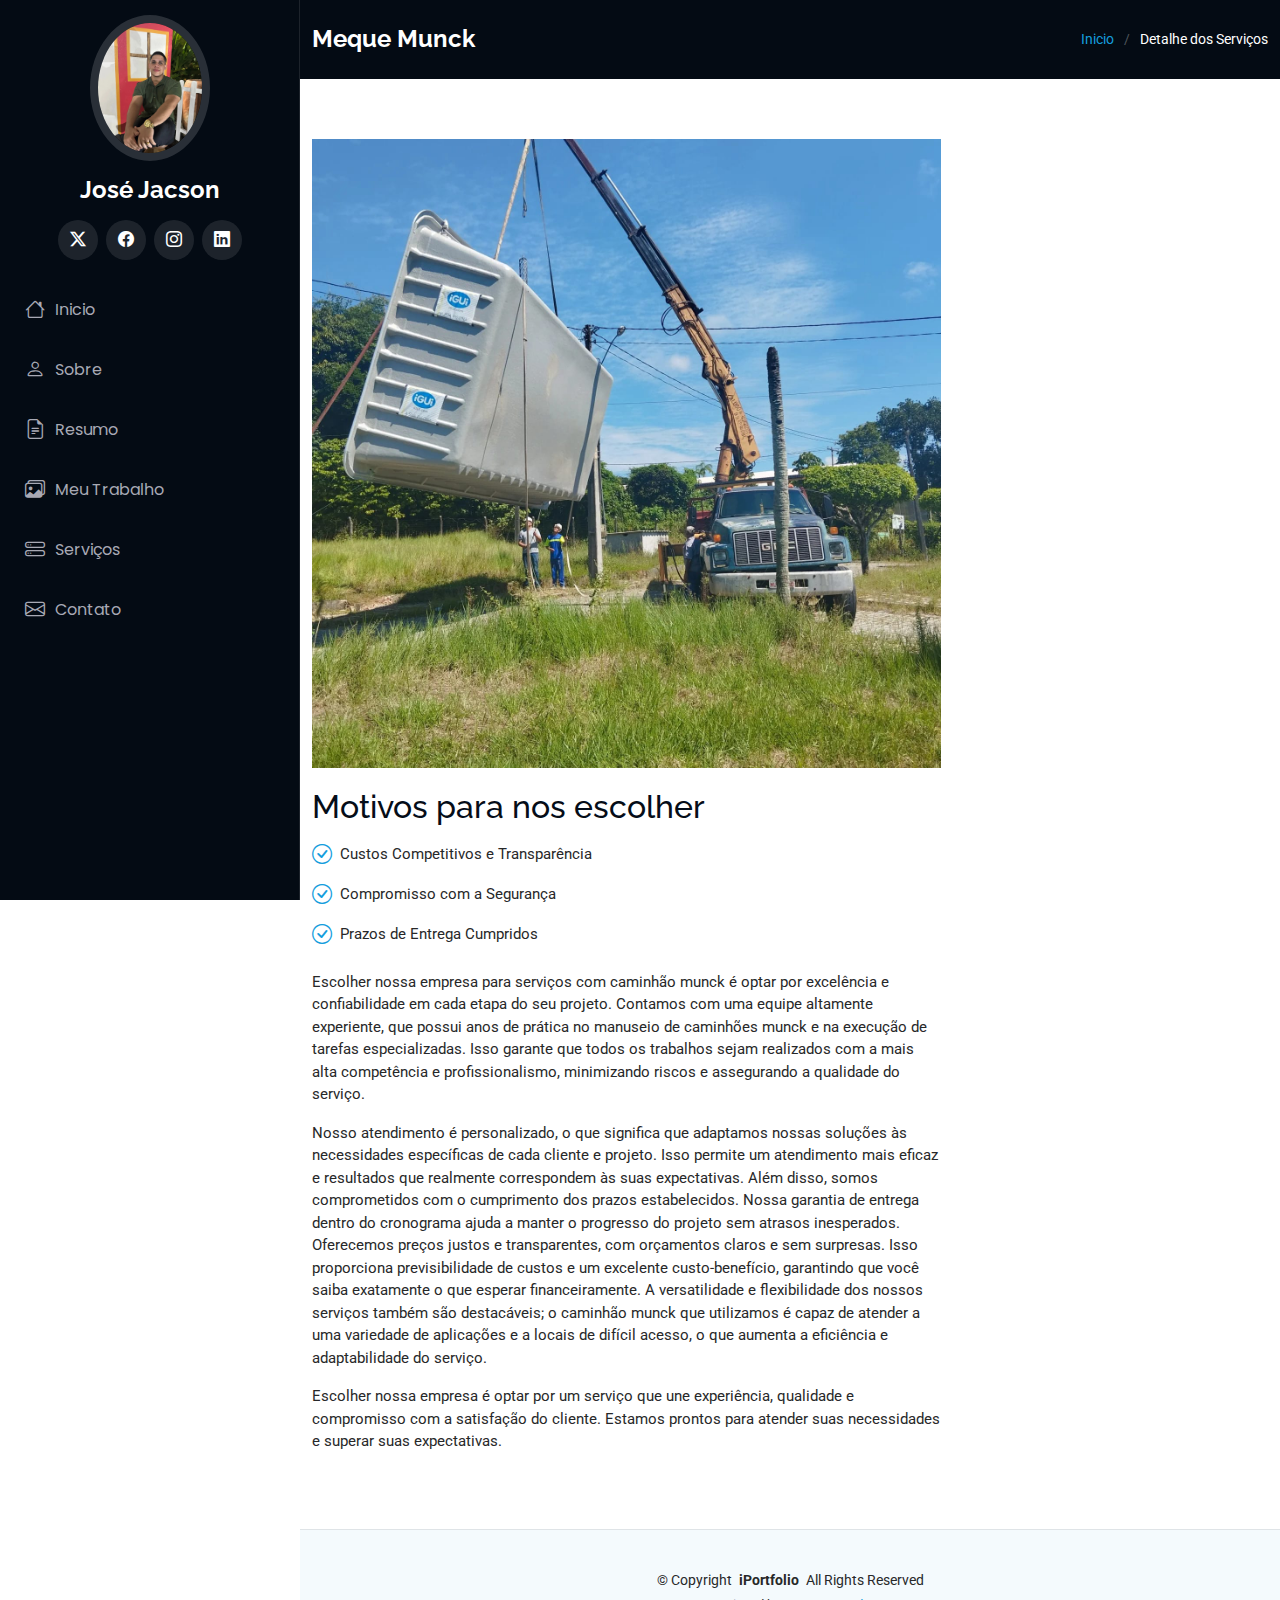
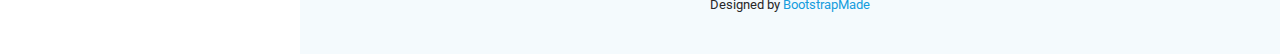
<file: service-details.html>
<!DOCTYPE html>
<html lang="en">

<head>
  <meta charset="utf-8">
  <meta content="width=device-width, initial-scale=1.0" name="viewport">
  <title>Service Details - iPortfolio Bootstrap Template</title>
  <meta content="" name="description">
  <meta content="" name="keywords">

  <!-- Favicons -->
  <link href="assets/img/favicon.png" rel="icon">
  <link href="assets/img/apple-touch-icon.png" rel="apple-touch-icon">

  <!-- Fonts -->
  <link href="https://fonts.googleapis.com" rel="preconnect">
  <link href="https://fonts.gstatic.com" rel="preconnect" crossorigin>
  <link href="https://fonts.googleapis.com/css2?family=Roboto:ital,wght@0,100;0,300;0,400;0,500;0,700;0,900;1,100;1,300;1,400;1,500;1,700;1,900&family=Poppins:ital,wght@0,100;0,200;0,300;0,400;0,500;0,600;0,700;0,800;0,900;1,100;1,200;1,300;1,400;1,500;1,600;1,700;1,800;1,900&family=Raleway:ital,wght@0,100;0,200;0,300;0,400;0,500;0,600;0,700;0,800;0,900;1,100;1,200;1,300;1,400;1,500;1,600;1,700;1,800;1,900&display=swap" rel="stylesheet">

  <!-- Vendor CSS Files -->
  <link href="assets/vendor/bootstrap/css/bootstrap.min.css" rel="stylesheet">
  <link href="assets/vendor/bootstrap-icons/bootstrap-icons.css" rel="stylesheet">
  <link href="assets/vendor/aos/aos.css" rel="stylesheet">
  <link href="assets/vendor/glightbox/css/glightbox.min.css" rel="stylesheet">
  <link href="assets/vendor/swiper/swiper-bundle.min.css" rel="stylesheet">

  <!-- Main CSS File -->
  <link href="assets/css/main.css" rel="stylesheet">

  <!-- =======================================================
  * Template Name: iPortfolio
  * Template URL: https://bootstrapmade.com/iportfolio-bootstrap-portfolio-websites-template/
  * Updated: Jun 29 2024 with Bootstrap v5.3.3
  * Author: BootstrapMade.com
  * License: https://bootstrapmade.com/license/
  ======================================================== -->
</head>

<body class="service-details-page">

  <header id="header" class="header dark-background d-flex flex-column">
    <i class="header-toggle d-xl-none bi bi-list"></i>

    <div class="profile-img">
      <img src="assets/img/my-profile-img.jpg" alt="" class="img-fluid rounded-circle">
    </div>

    <a href="index.html" class="logo d-flex align-items-center justify-content-center">
      <!-- Uncomment the line below if you also wish to use an image logo -->
      <!-- <img src="assets/img/logo.png" alt=""> -->
      <h1 class="sitename">José Jacson</h1>
    </a>

    <div class="social-links text-center">
      <a href="https://x.com/saidebaixopfv" class="twitter"><i class="bi bi-twitter-x"></i></a>
      <a href="https://www.facebook.com/jose.jacson.56/?locale=pt_BR" class="facebook"><i class="bi bi-facebook"></i></a>
      <a href="https://www.instagram.com/josejacson.jj/" class="instagram"><i class="bi bi-instagram"></i></a>
      <a href="https://www.linkedin.com/in/josé-jacson-0b543a212/" class="linkedin"><i class="bi bi-linkedin"></i></a>
    </div>

    <nav id="navmenu" class="navmenu">
      <ul>
        <li><a href="#hero"><i class="bi bi-house navicon"></i>Inicio</a></li>
        <li><a href="#Sobre"><i class="bi bi-person navicon"></i>Sobre</a></li>
        <li><a href="#resume"><i class="bi bi-file-earmark-text navicon"></i> Resumo</a></li>
        <li><a href="#portfolio"><i class="bi bi-images navicon"></i>Meu Trabalho</a></li>
        <li><a href="#services"><i class="bi bi-hdd-stack navicon"></i> Serviços</a></li>
        <li><a href="#contact"><i class="bi bi-envelope navicon"></i> Contato</a></li>
      </ul>
    </nav>

  </header>

  <main class="main">

    <!-- Page Title -->
    <div class="page-title dark-background">
      <div class="container d-lg-flex justify-content-between align-items-center">
        <h1 class="mb-2 mb-lg-0">Meque Munck</h1>
        <nav class="breadcrumbs">
          <ol>
            <li><a href="index.html">Inicio</a></li>
            <li class="current">Detalhe dos Serviços</li>
          </ol>
        </nav>
      </div>
    </div><!-- End Page Title -->

    <!-- Service Details Section -->
    <section id="service-details" class="service-details section">

      <div class="container">

        <div class="row gy-4">

          <div class="col-lg-8" data-aos="fade-up" data-aos-delay="200">
            <img src="assets/img/services.jpeg" alt="" class="img-fluid services-img">
            <h2>Motivos para nos escolher</h2>
            <ul>
              <li><i class="bi bi-check-circle"></i> <span>Custos Competitivos e Transparência</span></li>
              <li><i class="bi bi-check-circle"></i> <span>Compromisso com a Segurança</span></li>
              <li><i class="bi bi-check-circle"></i> <span>Prazos de Entrega Cumpridos</span></li>
            </ul>
            <p>
              Escolher nossa empresa para serviços com caminhão munck é optar por excelência e confiabilidade em cada etapa do seu projeto. Contamos com uma equipe altamente experiente, que possui anos de prática no manuseio de caminhões munck e na execução de tarefas especializadas. Isso garante que todos os trabalhos sejam realizados com a mais alta competência e profissionalismo, minimizando riscos e assegurando a qualidade do serviço.
            </p>
            <p>
              Nosso atendimento é personalizado, o que significa que adaptamos nossas soluções às necessidades específicas de cada cliente e projeto. Isso permite um atendimento mais eficaz e resultados que realmente correspondem às suas expectativas. Além disso, somos comprometidos com o cumprimento dos prazos estabelecidos. Nossa garantia de entrega dentro do cronograma ajuda a manter o progresso do projeto sem atrasos inesperados.

              Oferecemos preços justos e transparentes, com orçamentos claros e sem surpresas. Isso proporciona previsibilidade de custos e um excelente custo-benefício, garantindo que você saiba exatamente o que esperar financeiramente. A versatilidade e flexibilidade dos nossos serviços também são destacáveis; o caminhão munck que utilizamos é capaz de atender a uma variedade de aplicações e a locais de difícil acesso, o que aumenta a eficiência e adaptabilidade do serviço.
            </p>

            <p>Escolher nossa empresa é optar por um serviço que une experiência, qualidade e compromisso com a satisfação do cliente. Estamos prontos para atender suas necessidades e superar suas expectativas.</p>
          </div>

        </div>

      </div>

    </section><!-- /Service Details Section -->

  </main>

  <footer id="footer" class="footer position-relative light-background">

    <div class="container">
      <div class="copyright text-center ">
        <p>© <span>Copyright</span> <strong class="px-1 sitename">iPortfolio</strong> <span>All Rights Reserved</span></p>
      </div>
      <div class="credits">
        <!-- All the links in the footer should remain intact. -->
        <!-- You can delete the links only if you've purchased the pro version. -->
        <!-- Licensing information: https://bootstrapmade.com/license/ -->
        <!-- Purchase the pro version with working PHP/AJAX contact form: [buy-url] -->
        Designed by <a href="https://bootstrapmade.com/">BootstrapMade</a>
      </div>
    </div>

  </footer>

  <!-- Scroll Top -->
  <a href="#" id="scroll-top" class="scroll-top d-flex align-items-center justify-content-center"><i class="bi bi-arrow-up-short"></i></a>

  <!-- Preloader -->
  <div id="preloader"></div>

  <!-- Vendor JS Files -->
  <script src="assets/vendor/bootstrap/js/bootstrap.bundle.min.js"></script>
  <script src="assets/vendor/php-email-form/validate.js"></script>
  <script src="assets/vendor/aos/aos.js"></script>
  <script src="assets/vendor/typed.js/typed.umd.js"></script>
  <script src="assets/vendor/purecounter/purecounter_vanilla.js"></script>
  <script src="assets/vendor/waypoints/noframework.waypoints.js"></script>
  <script src="assets/vendor/glightbox/js/glightbox.min.js"></script>
  <script src="assets/vendor/imagesloaded/imagesloaded.pkgd.min.js"></script>
  <script src="assets/vendor/isotope-layout/isotope.pkgd.min.js"></script>
  <script src="assets/vendor/swiper/swiper-bundle.min.js"></script>

  <!-- Main JS File -->
  <script src="assets/js/main.js"></script>

</body>

</html>
</file>
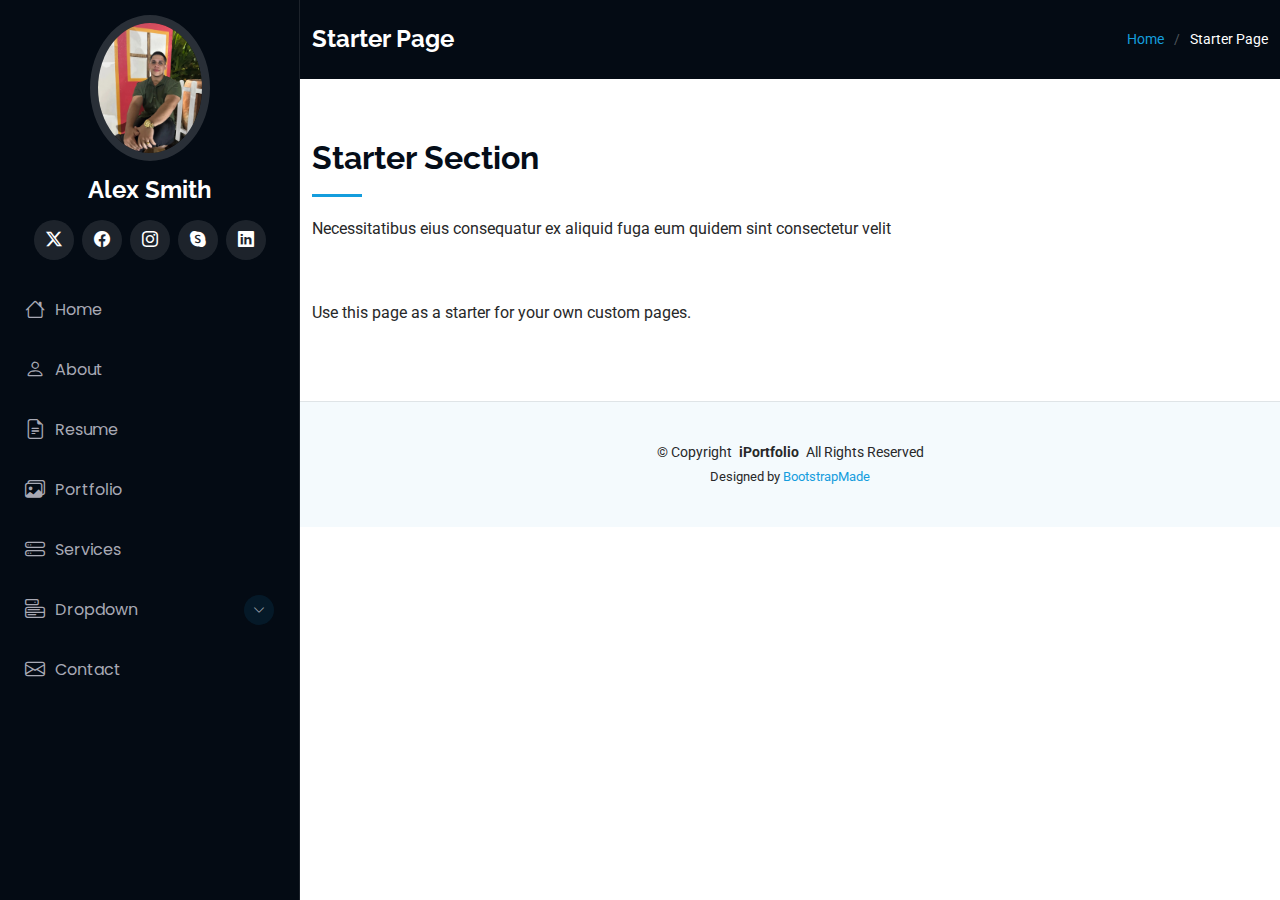
<file: starter-page.html>
<!DOCTYPE html>
<html lang="en">

<head>
  <meta charset="utf-8">
  <meta content="width=device-width, initial-scale=1.0" name="viewport">
  <title>Starter Page - iPortfolio Bootstrap Template</title>
  <meta content="" name="description">
  <meta content="" name="keywords">

  <!-- Favicons -->
  <link href="assets/img/favicon.png" rel="icon">
  <link href="assets/img/apple-touch-icon.png" rel="apple-touch-icon">

  <!-- Fonts -->
  <link href="https://fonts.googleapis.com" rel="preconnect">
  <link href="https://fonts.gstatic.com" rel="preconnect" crossorigin>
  <link href="https://fonts.googleapis.com/css2?family=Roboto:ital,wght@0,100;0,300;0,400;0,500;0,700;0,900;1,100;1,300;1,400;1,500;1,700;1,900&family=Poppins:ital,wght@0,100;0,200;0,300;0,400;0,500;0,600;0,700;0,800;0,900;1,100;1,200;1,300;1,400;1,500;1,600;1,700;1,800;1,900&family=Raleway:ital,wght@0,100;0,200;0,300;0,400;0,500;0,600;0,700;0,800;0,900;1,100;1,200;1,300;1,400;1,500;1,600;1,700;1,800;1,900&display=swap" rel="stylesheet">

  <!-- Vendor CSS Files -->
  <link href="assets/vendor/bootstrap/css/bootstrap.min.css" rel="stylesheet">
  <link href="assets/vendor/bootstrap-icons/bootstrap-icons.css" rel="stylesheet">
  <link href="assets/vendor/aos/aos.css" rel="stylesheet">
  <link href="assets/vendor/glightbox/css/glightbox.min.css" rel="stylesheet">
  <link href="assets/vendor/swiper/swiper-bundle.min.css" rel="stylesheet">

  <!-- Main CSS File -->
  <link href="assets/css/main.css" rel="stylesheet">

  <!-- =======================================================
  * Template Name: iPortfolio
  * Template URL: https://bootstrapmade.com/iportfolio-bootstrap-portfolio-websites-template/
  * Updated: Jun 29 2024 with Bootstrap v5.3.3
  * Author: BootstrapMade.com
  * License: https://bootstrapmade.com/license/
  ======================================================== -->
</head>

<body class="starter-page-page">

  <header id="header" class="header dark-background d-flex flex-column">
    <i class="header-toggle d-xl-none bi bi-list"></i>

    <div class="profile-img">
      <img src="assets/img/my-profile-img.jpg" alt="" class="img-fluid rounded-circle">
    </div>

    <a href="index.html" class="logo d-flex align-items-center justify-content-center">
      <!-- Uncomment the line below if you also wish to use an image logo -->
      <!-- <img src="assets/img/logo.png" alt=""> -->
      <h1 class="sitename">Alex Smith</h1>
    </a>

    <div class="social-links text-center">
      <a href="#" class="twitter"><i class="bi bi-twitter-x"></i></a>
      <a href="#" class="facebook"><i class="bi bi-facebook"></i></a>
      <a href="#" class="instagram"><i class="bi bi-instagram"></i></a>
      <a href="#" class="google-plus"><i class="bi bi-skype"></i></a>
      <a href="#" class="linkedin"><i class="bi bi-linkedin"></i></a>
    </div>

    <nav id="navmenu" class="navmenu">
      <ul>
        <li><a href="#hero"><i class="bi bi-house navicon"></i>Home</a></li>
        <li><a href="#about"><i class="bi bi-person navicon"></i> About</a></li>
        <li><a href="#resume"><i class="bi bi-file-earmark-text navicon"></i> Resume</a></li>
        <li><a href="#portfolio"><i class="bi bi-images navicon"></i> Portfolio</a></li>
        <li><a href="#services"><i class="bi bi-hdd-stack navicon"></i> Services</a></li>
        <li class="dropdown"><a href="#"><i class="bi bi-menu-button navicon"></i> <span>Dropdown</span> <i class="bi bi-chevron-down toggle-dropdown"></i></a>
          <ul>
            <li><a href="#">Dropdown 1</a></li>
            <li class="dropdown"><a href="#"><span>Deep Dropdown</span> <i class="bi bi-chevron-down toggle-dropdown"></i></a>
              <ul>
                <li><a href="#">Deep Dropdown 1</a></li>
                <li><a href="#">Deep Dropdown 2</a></li>
                <li><a href="#">Deep Dropdown 3</a></li>
                <li><a href="#">Deep Dropdown 4</a></li>
                <li><a href="#">Deep Dropdown 5</a></li>
              </ul>
            </li>
            <li><a href="#">Dropdown 2</a></li>
            <li><a href="#">Dropdown 3</a></li>
            <li><a href="#">Dropdown 4</a></li>
          </ul>
        </li>
        <li><a href="#contact"><i class="bi bi-envelope navicon"></i> Contact</a></li>
      </ul>
    </nav>

  </header>

  <main class="main">

    <!-- Page Title -->
    <div class="page-title dark-background">
      <div class="container d-lg-flex justify-content-between align-items-center">
        <h1 class="mb-2 mb-lg-0">Starter Page</h1>
        <nav class="breadcrumbs">
          <ol>
            <li><a href="index.html">Home</a></li>
            <li class="current">Starter Page</li>
          </ol>
        </nav>
      </div>
    </div><!-- End Page Title -->

    <!-- Starter Section Section -->
    <section id="starter-section" class="starter-section section">

      <!-- Section Title -->
      <div class="container section-title" data-aos="fade-up">
        <h2>Starter Section</h2>
        <p>Necessitatibus eius consequatur ex aliquid fuga eum quidem sint consectetur velit</p>
      </div><!-- End Section Title -->

      <div class="container" data-aos="fade-up">
        <p>Use this page as a starter for your own custom pages.</p>
      </div>

    </section><!-- /Starter Section Section -->

  </main>

  <footer id="footer" class="footer position-relative light-background">

    <div class="container">
      <div class="copyright text-center ">
        <p>© <span>Copyright</span> <strong class="px-1 sitename">iPortfolio</strong> <span>All Rights Reserved</span></p>
      </div>
      <div class="credits">
        <!-- All the links in the footer should remain intact. -->
        <!-- You can delete the links only if you've purchased the pro version. -->
        <!-- Licensing information: https://bootstrapmade.com/license/ -->
        <!-- Purchase the pro version with working PHP/AJAX contact form: [buy-url] -->
        Designed by <a href="https://bootstrapmade.com/">BootstrapMade</a>
      </div>
    </div>

  </footer>

  <!-- Scroll Top -->
  <a href="#" id="scroll-top" class="scroll-top d-flex align-items-center justify-content-center"><i class="bi bi-arrow-up-short"></i></a>

  <!-- Preloader -->
  <div id="preloader"></div>

  <!-- Vendor JS Files -->
  <script src="assets/vendor/bootstrap/js/bootstrap.bundle.min.js"></script>
  <script src="assets/vendor/php-email-form/validate.js"></script>
  <script src="assets/vendor/aos/aos.js"></script>
  <script src="assets/vendor/typed.js/typed.umd.js"></script>
  <script src="assets/vendor/purecounter/purecounter_vanilla.js"></script>
  <script src="assets/vendor/waypoints/noframework.waypoints.js"></script>
  <script src="assets/vendor/glightbox/js/glightbox.min.js"></script>
  <script src="assets/vendor/imagesloaded/imagesloaded.pkgd.min.js"></script>
  <script src="assets/vendor/isotope-layout/isotope.pkgd.min.js"></script>
  <script src="assets/vendor/swiper/swiper-bundle.min.js"></script>

  <!-- Main JS File -->
  <script src="assets/js/main.js"></script>

</body>

</html>
</file>
<file: assets/css/main.css>
/**
* Template Name: iPortfolio
* Template URL: https://bootstrapmade.com/iportfolio-bootstrap-portfolio-websites-template/
* Updated: Jun 29 2024 with Bootstrap v5.3.3
* Author: BootstrapMade.com
* License: https://bootstrapmade.com/license/
*/

/*--------------------------------------------------------------
# Font & Color Variables
# Help: https://bootstrapmade.com/color-system/
--------------------------------------------------------------*/
/* Fonts */
:root {
  --default-font: "Roboto",  system-ui, -apple-system, "Segoe UI", Roboto, "Helvetica Neue", Arial, "Noto Sans", "Liberation Sans", sans-serif, "Apple Color Emoji", "Segoe UI Emoji", "Segoe UI Symbol", "Noto Color Emoji";
  --heading-font: "Raleway",  sans-serif;
  --nav-font: "Poppins",  sans-serif;
}

/* Global Colors - The following color variables are used throughout the website. Updating them here will change the color scheme of the entire website */
:root { 
  --background-color: #ffffff; /* Background color for the entire website, including individual sections */
  --default-color: #272829; /* Default color used for the majority of the text content across the entire website */
  --heading-color: #050d18; /* Color for headings, subheadings and title throughout the website */
  --accent-color: #149ddd; /* Accent color that represents your brand on the website. It's used for buttons, links, and other elements that need to stand out */
  --surface-color: #ffffff; /* The surface color is used as a background of boxed elements within sections, such as cards, icon boxes, or other elements that require a visual separation from the global background. */
  --contrast-color: #ffffff; /* Contrast color for text, ensuring readability against backgrounds of accent, heading, or default colors. */
}

/* Nav Menu Colors - The following color variables are used specifically for the navigation menu. They are separate from the global colors to allow for more customization options */
:root {
  --nav-color: #a8a9b4;  /* The default color of the main navmenu links */
  --nav-hover-color: #ffffff; /* Applied to main navmenu links when they are hovered over or active */
  --nav-mobile-background-color: #040b14; /* Used as the background color for mobile navigation menu */
  --nav-dropdown-background-color: #040b14; /* Used as the background color for dropdown items that appear when hovering over primary navigation items */
  --nav-dropdown-color: #a8a9b4; /* Used for navigation links of the dropdown items in the navigation menu. */
  --nav-dropdown-hover-color: #ffffff; /* Similar to --nav-hover-color, this color is applied to dropdown navigation links when they are hovered over. */
}

/* Color Presets - These classes override global colors when applied to any section or element, providing reuse of the sam color scheme. */

.light-background {
  --background-color: #f4fafd;
  --surface-color: #ffffff;
}

.dark-background {
  --background-color: #040b14;
  --default-color: #ffffff;
  --heading-color: #ffffff;
  --surface-color: #151f2b;
  --contrast-color: #ffffff;
}

/* Smooth scroll */
:root {
  scroll-behavior: smooth;
}

/*--------------------------------------------------------------
# General Styling & Shared Classes
--------------------------------------------------------------*/
body {
  color: var(--default-color);
  background-color: var(--background-color);
  font-family: var(--default-font);
}

a {
  color: var(--accent-color);
  text-decoration: none;
  transition: 0.3s;
}

a:hover {
  color: color-mix(in srgb, var(--accent-color), transparent 25%);
  text-decoration: none;
}

h1,
h2,
h3,
h4,
h5,
h6 {
  color: var(--heading-color);
  font-family: var(--heading-font);
}

/* PHP Email Form Messages
------------------------------*/
.php-email-form .error-message {
  display: none;
  background: #df1529;
  color: #ffffff;
  text-align: left;
  padding: 15px;
  margin-bottom: 24px;
  font-weight: 600;
}

.php-email-form .sent-message {
  display: none;
  color: #ffffff;
  background: #059652;
  text-align: center;
  padding: 15px;
  margin-bottom: 24px;
  font-weight: 600;
}

.php-email-form .loading {
  display: none;
  background: var(--surface-color);
  text-align: center;
  padding: 15px;
  margin-bottom: 24px;
}

.php-email-form .loading:before {
  content: "";
  display: inline-block;
  border-radius: 50%;
  width: 24px;
  height: 24px;
  margin: 0 10px -6px 0;
  border: 3px solid var(--accent-color);
  border-top-color: var(--surface-color);
  animation: php-email-form-loading 1s linear infinite;
}

@keyframes php-email-form-loading {
  0% {
    transform: rotate(0deg);
  }

  100% {
    transform: rotate(360deg);
  }
}

/*--------------------------------------------------------------
# Global Header
--------------------------------------------------------------*/
.header {
  color: var(--default-color);
  background-color: var(--background-color);
  position: fixed;
  top: 0;
  left: 0;
  bottom: 0;
  padding: 0 15px;
  width: 300px;
  transition: all ease-in-out 0.3s;
  overflow-y: auto;
  z-index: 997;
  border-right: 1px solid color-mix(in srgb, var(--default-color), transparent 90%);
}

.header .profile-img img {
  margin: 15px auto;
  display: block;
  width: 120px;
  border: 8px solid color-mix(in srgb, var(--default-color), transparent 85%);
}

.header .logo {
  line-height: 1;
  margin-bottom: 15px;
}

.header .logo img {
  max-height: 32px;
  margin-right: 8px;
}

.header .logo h1 {
  font-size: 24px;
  margin: 0;
  font-weight: 700;
  color: var(--heading-color);
}

.header .social-links {
  margin: 0 0 20px 0;
}

.header .social-links a {
  font-size: 16px;
  display: inline-flex;
  align-items: center;
  justify-content: center;
  background: color-mix(in srgb, var(--default-color), transparent 90%);
  color: var(--default-color);
  margin: 0 2px;
  border-radius: 50%;
  text-align: center;
  width: 40px;
  height: 40px;
  transition: 0.3s;
}

.header .social-links a:hover {
  color: var(--contrast-color);
  background: var(--accent-color);
}

@media (min-width: 1200px) {

  .header~main,
  .header~#footer {
    margin-left: 300px;
  }
}

@media (max-width: 1199px) {
  .header {
    left: -100%;
  }
}

.header.header-show {
  left: 0;
}

.header .header-toggle {
  color: var(--contrast-color);
  background-color: var(--accent-color);
  font-size: 22px;
  display: flex;
  align-items: center;
  justify-content: center;
  width: 40px;
  height: 40px;
  border-radius: 50%;
  cursor: pointer;
  position: fixed;
  top: 15px;
  right: 15px;
  z-index: 9999;
  transition: background-color 0.3s;
}

.header .header-toggle:hover {
  color: var(--contrast-color);
  background-color: color-mix(in srgb, var(--accent-color) 90%, white 15%);
}

/*--------------------------------------------------------------
# Navigation Menu
--------------------------------------------------------------*/
.mobile-nav-toggle {
  display: none;
}

.navmenu {
  padding: 0;
  z-index: 9997;
}

.navmenu ul {
  list-style: none;
  padding: 0 0 20px 0;
  margin: 0;
}

.navmenu a,
.navmenu a:focus {
  color: var(--nav-color);
  padding: 15px 10px;
  font-family: var(--nav-font);
  font-size: 16px;
  font-weight: 400;
  display: flex;
  align-items: center;
  white-space: nowrap;
  transition: 0.3s;
  width: 100%;
}

.navmenu a .navicon,
.navmenu a:focus .navicon {
  font-size: 20px;
  margin-right: 10px;
}

.navmenu a .toggle-dropdown,
.navmenu a:focus .toggle-dropdown {
  font-size: 12px;
  line-height: 0;
  margin-left: auto;
  width: 30px;
  height: 30px;
  display: flex;
  align-items: center;
  justify-content: center;
  border-radius: 50%;
  transition: 0.3s;
  flex-shrink: 0;
  background-color: color-mix(in srgb, var(--accent-color), transparent 90%);
}

.navmenu a .toggle-dropdown:hover,
.navmenu a:focus .toggle-dropdown:hover {
  background-color: var(--accent-color);
  color: var(--contrast-color);
}

.navmenu a:hover,
.navmenu .active,
.navmenu .active:focus {
  color: var(--nav-hover-color);
}

.navmenu a:hover .navicon,
.navmenu .active .navicon,
.navmenu .active:focus .navicon {
  color: var(--accent-color);
}

.navmenu .active .toggle-dropdown,
.navmenu .active:focus .toggle-dropdown {
  background-color: var(--accent-color);
  color: var(--contrast-color);
  transform: rotate(180deg);
}

.navmenu .dropdown {
  display: block;
}

.navmenu .dropdown a,
.navmenu .dropdown a:focus {
  color: --nav-dropdown-color;
}

.navmenu .dropdown a:hover,
.navmenu .dropdown .active,
.navmenu .dropdown .active:focus {
  color: var(--nav-dropdown-hover-color);
}

.navmenu .dropdown ul {
  position: static;
  display: none;
  z-index: 99;
  padding: 5px 10px;
  margin: 5px 10px;
  background-color: var(--nav-dropdown-background-color);
  border: 1px solid color-mix(in srgb, var(--default-color), transparent 90%);
  box-shadow: none;
  transition: all 0.5s ease-in-out;
}

.navmenu .dropdown ul ul {
  background-color: rgba(33, 37, 41, 0.1);
}

.navmenu .dropdown>.dropdown-active {
  display: block;
  background-color: rgba(33, 37, 41, 0.03);
}

/*--------------------------------------------------------------
# Global Footer
--------------------------------------------------------------*/
.footer {
  color: var(--default-color);
  background-color: var(--background-color);
  font-size: 14px;
  padding: 40px 0;
  position: relative;
  border-top: 1px solid color-mix(in srgb, var(--default-color), transparent 90%);
}

.footer .copyright p {
  margin-bottom: 0;
}

.footer .credits {
  margin-top: 4px;
  font-size: 13px;
  text-align: center;
}

/*--------------------------------------------------------------
# Preloader
--------------------------------------------------------------*/
#preloader {
  position: fixed;
  inset: 0;
  z-index: 999999;
  overflow: hidden;
  background: var(--background-color);
  transition: all 0.6s ease-out;
}

#preloader:before {
  content: "";
  position: fixed;
  top: calc(50% - 30px);
  left: calc(50% - 30px);
  border: 6px solid #ffffff;
  border-color: var(--accent-color) transparent var(--accent-color) transparent;
  border-radius: 50%;
  width: 60px;
  height: 60px;
  animation: animate-preloader 1.5s linear infinite;
}

@keyframes animate-preloader {
  0% {
    transform: rotate(0deg);
  }

  100% {
    transform: rotate(360deg);
  }
}

/*--------------------------------------------------------------
# Scroll Top Button
--------------------------------------------------------------*/
.scroll-top {
  position: fixed;
  visibility: hidden;
  opacity: 0;
  right: 15px;
  bottom: -15px;
  z-index: 99999;
  background-color: var(--accent-color);
  width: 44px;
  height: 44px;
  border-radius: 50px;
  transition: all 0.4s;
}

.scroll-top i {
  font-size: 24px;
  color: var(--contrast-color);
  line-height: 0;
}

.scroll-top:hover {
  background-color: color-mix(in srgb, var(--accent-color), transparent 20%);
  color: var(--contrast-color);
}

.scroll-top.active {
  visibility: visible;
  opacity: 1;
  bottom: 15px;
}

/*--------------------------------------------------------------
# Disable aos animation delay on mobile devices
--------------------------------------------------------------*/
@media screen and (max-width: 768px) {
  [data-aos-delay] {
    transition-delay: 0 !important;
  }
}

/*--------------------------------------------------------------
# Global Page Titles & Breadcrumbs
--------------------------------------------------------------*/
.page-title {
  color: var(--default-color);
  background-color: var(--background-color);
  padding: 25px 0;
  position: relative;
}

.page-title h1 {
  font-size: 24px;
  font-weight: 700;
}

.page-title .breadcrumbs ol {
  display: flex;
  flex-wrap: wrap;
  list-style: none;
  padding: 0;
  margin: 0;
  font-size: 14px;
  font-weight: 400;
}

.page-title .breadcrumbs ol li+li {
  padding-left: 10px;
}

.page-title .breadcrumbs ol li+li::before {
  content: "/";
  display: inline-block;
  padding-right: 10px;
  color: color-mix(in srgb, var(--default-color), transparent 70%);
}

/*--------------------------------------------------------------
# Global Sections
--------------------------------------------------------------*/
section,
.section {
  color: var(--default-color);
  background-color: var(--background-color);
  padding: 60px 0;
  overflow: clip;
}

/*--------------------------------------------------------------
# Global Section Titles
--------------------------------------------------------------*/
.section-title {
  padding-bottom: 60px;
  position: relative;
}

.section-title h2 {
  font-size: 32px;
  font-weight: 700;
  margin-bottom: 20px;
  padding-bottom: 20px;
  position: relative;
}

.section-title h2:after {
  content: "";
  position: absolute;
  display: block;
  width: 50px;
  height: 3px;
  background: var(--accent-color);
  left: 0;
  bottom: 0;
}

.section-title p {
  margin-bottom: 0;
}

/*--------------------------------------------------------------
# Hero Section
--------------------------------------------------------------*/
.hero {
  width: 100%;
  min-height: 100vh;
  position: relative;
  padding: 80px 0;
  display: flex;
  align-items: center;
  justify-content: center;
}

.hero img {
  position: absolute;
  inset: 0;
  display: block;
  width: 100%;
  height: 100%;
  object-fit: cover;
  z-index: 1;
}

.hero:before {
  content: "";
  background: color-mix(in srgb, var(--background-color), transparent 70%);
  position: absolute;
  inset: 0;
  z-index: 2;
}

.hero .container {
  position: relative;
  z-index: 3;
}

.hero h2 {
  margin: 0;
  font-size: 64px;
  font-weight: 700;
}

.hero p {
  margin: 5px 0 0 0;
  font-size: 26px;
}

.hero p span {
  letter-spacing: 1px;
  border-bottom: 2px solid var(--accent-color);
}

.hero .social-links {
  margin-top: 25px;
}

.hero .social-links a {
  font-size: 24px;
  display: inline-block;
  color: color-mix(in srgb, var(--default-color), transparent 50%);
  line-height: 1;
  margin-right: 20px;
  transition: 0.3s;
}

.hero .social-links a:hover {
  color: var(--accent-color);
}

@media (max-width: 768px) {
  .hero h2 {
    font-size: 32px;
  }

  .hero p {
    font-size: 20px;
  }
}

/*--------------------------------------------------------------
# About Section
--------------------------------------------------------------*/
.about .content h2 {
  font-weight: 700;
  font-size: 24px;
}

.about .content ul {
  list-style: none;
  padding: 0;
}

.about .content ul li {
  margin-bottom: 20px;
  display: flex;
  align-items: center;
}

.about .content ul strong {
  margin-right: 10px;
}

.about .content ul i {
  font-size: 16px;
  margin-right: 5px;
  color: var(--accent-color);
  line-height: 0;
}

/*--------------------------------------------------------------
# Stats Section
--------------------------------------------------------------*/
.stats .stats-item {
  padding: 30px;
  width: 100%;
}

.stats .stats-item i {
  color: var(--accent-color);
  display: block;
  font-size: 44px;
  float: left;
  line-height: 0;
}

.stats .stats-item .purecounter {
  color: var(--heading-color);
  font-size: 48px;
  line-height: 40px;
  display: block;
  font-weight: 700;
  margin-left: 60px;
}

.stats .stats-item p {
  color: color-mix(in srgb, var(--default-color), transparent 40%);
  padding: 15px 0 0 0;
  margin: 0 0 0 60px;
  font-family: var(--heading-font);
  font-size: 14px;
}

/*--------------------------------------------------------------
# Skills Section
--------------------------------------------------------------*/
.skills .progress {
  height: 60px;
  display: block;
  background: none;
  border-radius: 0;
}

.skills .progress .skill {
  color: var(--heading-color);
  padding: 0;
  margin: 0 0 6px 0;
  text-transform: uppercase;
  display: block;
  font-weight: 600;
  font-family: var(--heading-font);
}

.skills .progress .skill .val {
  float: right;
  font-style: normal;
}

.skills .progress-bar-wrap {
  background: color-mix(in srgb, var(--default-color), transparent 90%);
  height: 10px;
}

.skills .progress-bar {
  width: 1px;
  height: 10px;
  transition: 0.9s;
  background-color: var(--accent-color);
}

/*--------------------------------------------------------------
# Resume Section
--------------------------------------------------------------*/
.resume .resume-title {
  color: var(--heading-color);
  font-size: 26px;
  font-weight: 700;
  margin-top: 20px;
  margin-bottom: 20px;
}

.resume .resume-item {
  padding: 0 0 20px 20px;
  margin-top: -2px;
  border-left: 2px solid var(--accent-color);
  position: relative;
}

.resume .resume-item h4 {
  line-height: 18px;
  font-size: 18px;
  font-weight: 600;
  text-transform: uppercase;
  color: color-mix(in srgb, var(--default-color), transparent 20%);
  margin-bottom: 10px;
}

.resume .resume-item h5 {
  font-size: 16px;
  padding: 5px 15px;
  display: inline-block;
  font-weight: 600;
  margin-bottom: 10px;
}

.resume .resume-item ul {
  padding-left: 20px;
}

.resume .resume-item ul li {
  padding-bottom: 10px;
}

.resume .resume-item:last-child {
  padding-bottom: 0;
}

.resume .resume-item::before {
  content: "";
  position: absolute;
  width: 16px;
  height: 16px;
  border-radius: 50px;
  left: -9px;
  top: 0;
  background: var(--background-color);
  border: 2px solid var(--accent-color);
}

/*--------------------------------------------------------------
# Portfolio Section
--------------------------------------------------------------*/
.portfolio .portfolio-filters {
  padding: 0;
  margin: 0 auto 20px auto;
  list-style: none;
  text-align: center;
}

.portfolio .portfolio-filters li {
  cursor: pointer;
  display: inline-block;
  padding: 0;
  font-size: 14px;
  font-weight: 400;
  margin: 0 10px;
  line-height: 1;
  text-transform: uppercase;
  margin-bottom: 10px;
  transition: all 0.3s ease-in-out;
}

.portfolio .portfolio-filters li:hover,
.portfolio .portfolio-filters li.filter-active {
  color: var(--accent-color);
}

.portfolio .portfolio-filters li:first-child {
  margin-left: 0;
}

.portfolio .portfolio-filters li:last-child {
  margin-right: 0;
}

@media (max-width: 575px) {
  .portfolio .portfolio-filters li {
    font-size: 14px;
    margin: 0 5px;
  }
}

.portfolio .portfolio-content {
  position: relative;
  overflow: hidden;
}

.portfolio .portfolio-content img {
  transition: 0.3s;
}

.portfolio .portfolio-content .portfolio-info {
  opacity: 0;
  position: absolute;
  inset: 0;
  z-index: 3;
  transition: all ease-in-out 0.3s;
  background: rgba(0, 0, 0, 0.6);
  padding: 15px;
}

.portfolio .portfolio-content .portfolio-info h4 {
  font-size: 14px;
  padding: 5px 10px;
  font-weight: 400;
  color: #ffffff;
  display: inline-block;
  background-color: var(--accent-color);
}

.portfolio .portfolio-content .portfolio-info p {
  position: absolute;
  bottom: 10px;
  text-align: center;
  display: inline-block;
  left: 0;
  right: 0;
  font-size: 16px;
  font-weight: 600;
  color: rgba(255, 255, 255, 0.8);
}

.portfolio .portfolio-content .portfolio-info .preview-link,
.portfolio .portfolio-content .portfolio-info .details-link {
  position: absolute;
  left: calc(50% - 40px);
  font-size: 26px;
  top: calc(50% - 14px);
  color: #fff;
  transition: 0.3s;
  line-height: 1.2;
}

.portfolio .portfolio-content .portfolio-info .preview-link:hover,
.portfolio .portfolio-content .portfolio-info .details-link:hover {
  color: var(--accent-color);
}

.portfolio .portfolio-content .portfolio-info .details-link {
  left: 50%;
  font-size: 34px;
  line-height: 0;
}

.portfolio .portfolio-content:hover .portfolio-info {
  opacity: 1;
}

.portfolio .portfolio-content:hover img {
  transform: scale(1.1);
}

/*--------------------------------------------------------------
# Services Section
--------------------------------------------------------------*/
.services .service-item {
  position: relative;
}

.services .service-item .icon {
  background: var(--accent-color);
  display: flex;
  align-items: center;
  justify-content: center;
  width: 54px;
  height: 54px;
  border-radius: 50%;
  transition: 0.5s;
  border: 1px solid var(--accent-color);
  margin-right: 20px;
}

.services .service-item .icon i {
  color: var(--contrast-color);
  font-size: 24px;
  line-height: 0;
}

.services .service-item:hover .icon {
  background: var(--surface-color);
}

.services .service-item:hover .icon i {
  color: var(--accent-color);
}

.services .service-item .title {
  font-weight: 700;
  margin-bottom: 15px;
  font-size: 18px;
}

.services .service-item .title a {
  color: var(--heading-color);
}

.services .service-item .title a:hover {
  color: var(--accent-color);
}

.services .service-item .description {
  line-height: 24px;
  font-size: 14px;
}

/*--------------------------------------------------------------
# Testimonials Section
--------------------------------------------------------------*/
.testimonials .testimonials-carousel,
.testimonials .testimonials-slider {
  overflow: hidden;
}

.testimonials .testimonial-item {
  box-sizing: content-box;
  text-align: center;
  min-height: 320px;
}

.testimonials .testimonial-item .testimonial-img {
  width: 90px;
  border-radius: 50%;
  margin: 0 auto;
}

.testimonials .testimonial-item h3 {
  font-size: 18px;
  font-weight: bold;
  margin: 10px 0 5px 0;
}

.testimonials .testimonial-item h4 {
  font-size: 14px;
  color: color-mix(in srgb, var(--default-color), transparent 20%);
  margin: 0;
}

.testimonials .testimonial-item .quote-icon-left,
.testimonials .testimonial-item .quote-icon-right {
  color: color-mix(in srgb, var(--accent-color), transparent 40%);
  font-size: 26px;
  line-height: 0;
}

.testimonials .testimonial-item .quote-icon-left {
  display: inline-block;
  left: -5px;
  position: relative;
}

.testimonials .testimonial-item .quote-icon-right {
  display: inline-block;
  right: -5px;
  position: relative;
  top: 10px;
  transform: scale(-1, -1);
}

.testimonials .testimonial-item p {
  font-style: italic;
  margin: 0 15px 15px 15px;
  padding: 20px;
  background-color: var(--surface-color);
  position: relative;
  margin-bottom: 35px;
  border-radius: 6px;
  box-shadow: 0px 2px 15px rgba(0, 0, 0, 0.1);
}

.testimonials .testimonial-item p::after {
  content: "";
  width: 0;
  height: 0;
  border-top: 20px solid var(--surface-color);
  border-right: 20px solid transparent;
  border-left: 20px solid transparent;
  position: absolute;
  bottom: -20px;
  left: calc(50% - 20px);
}

.testimonials .swiper-wrapper {
  height: auto;
}

.testimonials .swiper-pagination {
  margin-top: 40px;
  position: relative;
}

.testimonials .swiper-pagination .swiper-pagination-bullet {
  width: 12px;
  height: 12px;
  background-color: var(--background-color);
  opacity: 1;
  border: 1px solid var(--accent-color);
}

.testimonials .swiper-pagination .swiper-pagination-bullet-active {
  background-color: var(--accent-color);
}

/*--------------------------------------------------------------
# Contact Section
--------------------------------------------------------------*/
.contact .info-wrap {
  background-color: var(--surface-color);
  box-shadow: 0px 0px 20px rgba(0, 0, 0, 0.1);
  padding: 30px;
}

@media (max-width: 575px) {
  .contact .info-wrap {
    padding: 20px;
  }
}

.contact .info-item {
  margin-bottom: 40px;
}

.contact .info-item i {
  font-size: 20px;
  color: var(--accent-color);
  background: color-mix(in srgb, var(--accent-color), transparent 92%);
  width: 44px;
  height: 44px;
  display: flex;
  justify-content: center;
  align-items: center;
  border-radius: 50px;
  transition: all 0.3s ease-in-out;
  margin-right: 15px;
}

.contact .info-item h3 {
  padding: 0;
  font-size: 18px;
  font-weight: 700;
  margin-bottom: 5px;
}

.contact .info-item p {
  padding: 0;
  margin-bottom: 0;
  font-size: 14px;
}

.contact .info-item:hover i {
  background: var(--accent-color);
  color: var(--contrast-color);
}

.contact .php-email-form {
  background-color: var(--surface-color);
  height: 100%;
  padding: 30px;
  box-shadow: 0px 0px 20px rgba(0, 0, 0, 0.1);
}

@media (max-width: 575px) {
  .contact .php-email-form {
    padding: 20px;
  }
}

.contact .php-email-form input[type=text],
.contact .php-email-form input[type=email],
.contact .php-email-form textarea {
  font-size: 14px;
  padding: 10px 15px;
  box-shadow: none;
  border-radius: 0;
  color: var(--default-color);
  background-color: var(--surface-color);
  border-color: color-mix(in srgb, var(--default-color), transparent 80%);
}

.contact .php-email-form input[type=text]:focus,
.contact .php-email-form input[type=email]:focus,
.contact .php-email-form textarea:focus {
  border-color: var(--accent-color);
}

.contact .php-email-form input[type=text]::placeholder,
.contact .php-email-form input[type=email]::placeholder,
.contact .php-email-form textarea::placeholder {
  color: color-mix(in srgb, var(--default-color), transparent 70%);
}

.contact .php-email-form button[type=submit] {
  color: var(--contrast-color);
  background: var(--accent-color);
  border: 0;
  padding: 10px 30px;
  transition: 0.4s;
  border-radius: 50px;
}

.contact .php-email-form button[type=submit]:hover {
  background: color-mix(in srgb, var(--accent-color), transparent 25%);
}

/*--------------------------------------------------------------
# Portfolio Details Section
--------------------------------------------------------------*/
.portfolio-details .portfolio-details-slider img {
  width: 100%;
}

.portfolio-details .portfolio-details-slider .swiper-pagination {
  margin-top: 20px;
  position: relative;
}

.portfolio-details .portfolio-details-slider .swiper-pagination .swiper-pagination-bullet {
  width: 12px;
  height: 12px;
  background-color: color-mix(in srgb, var(--default-color), transparent 85%);
  opacity: 1;
}

.portfolio-details .portfolio-details-slider .swiper-pagination .swiper-pagination-bullet-active {
  background-color: var(--accent-color);
}

.portfolio-details .portfolio-info {
  padding: 30px;
  box-shadow: 0px 0 30px rgba(0, 0, 0, 0.1);
}

.portfolio-details .portfolio-info h3 {
  font-size: 22px;
  font-weight: 700;
  margin-bottom: 20px;
  padding-bottom: 20px;
  border-bottom: 1px solid color-mix(in srgb, var(--default-color), transparent 85%);
}

.portfolio-details .portfolio-info ul {
  list-style: none;
  padding: 0;
  font-size: 15px;
}

.portfolio-details .portfolio-info ul li+li {
  margin-top: 10px;
}

.portfolio-details .portfolio-description {
  padding-top: 30px;
}

.portfolio-details .portfolio-description h2 {
  font-size: 26px;
  font-weight: 700;
  margin-bottom: 20px;
}

.portfolio-details .portfolio-description p {
  padding: 0;
  color: color-mix(in srgb, var(--default-color), transparent 30%);
}

/*--------------------------------------------------------------
# Service Details Section
--------------------------------------------------------------*/
.service-details .services-list {
  padding: 10px 30px;
  border: 1px solid color-mix(in srgb, var(--default-color), transparent 90%);
  margin-bottom: 20px;
}

.service-details .services-list a {
  display: block;
  line-height: 1;
  padding: 8px 0 8px 15px;
  border-left: 3px solid color-mix(in srgb, var(--default-color), transparent 70%);
  margin: 20px 0;
  color: color-mix(in srgb, var(--default-color), transparent 20%);
  transition: 0.3s;
}

.service-details .services-list a.active {
  color: var(--heading-color);
  font-weight: 700;
  border-color: var(--accent-color);
}

.service-details .services-list a:hover {
  border-color: var(--accent-color);
}

.service-details .services-img {
  margin-bottom: 20px;
}

.service-details h3 {
  font-size: 26px;
  font-weight: 700;
}

.service-details h4 {
  font-size: 20px;
  font-weight: 700;
}

.service-details p {
  font-size: 15px;
}

.service-details ul {
  list-style: none;
  padding: 0;
  font-size: 15px;
}

.service-details ul li {
  padding: 5px 0;
  display: flex;
  align-items: center;
}

.service-details ul i {
  font-size: 20px;
  margin-right: 8px;
  color: var(--accent-color);
}

/*--------------------------------------------------------------
# Starter Section Section
--------------------------------------------------------------*/
.starter-section {
  /* Add your styles here */
}

.dropdown {
  position: relative;
  display: inline-block;
}

.dropdown-toggle {
  cursor: pointer;
  text-decoration: none;
  color: inherit;
}

.dropdown-menu {
  display: none;
  position: absolute;
  background-color: white;
  min-width: 160px;
  box-shadow: 0px 8px 16px 0px rgba(0, 0, 0, 0.2);
  z-index: 1;
  padding: 12px 16px;
  border-radius: 5px;
}

.dropdown-menu li {
  padding: 8px 0;
}

.dropdown:hover .dropdown-menu {
  display: block;
}

.dropdown-menu a {
  color: black;
  text-decoration: none;
  display: block;
}

.dropdown-menu a:hover {
  background-color: #f1f1f1;
}
</file>
